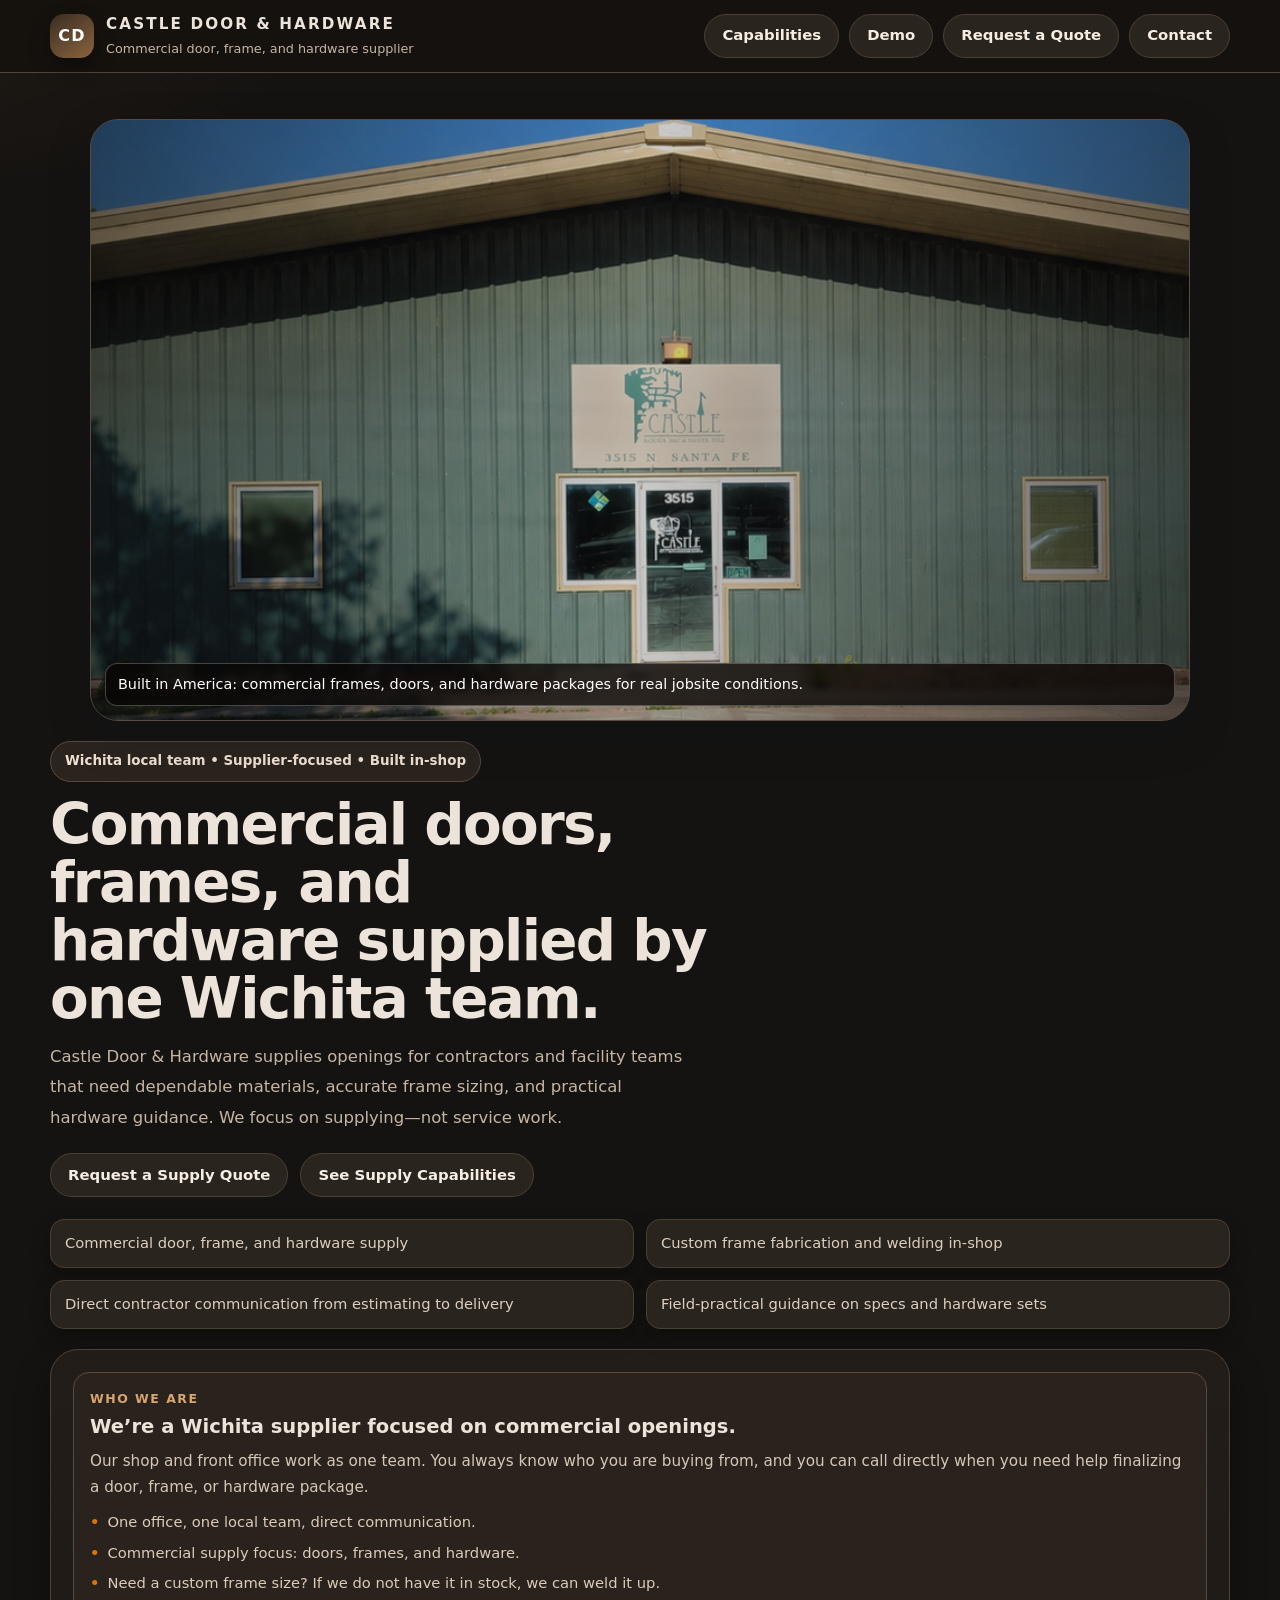
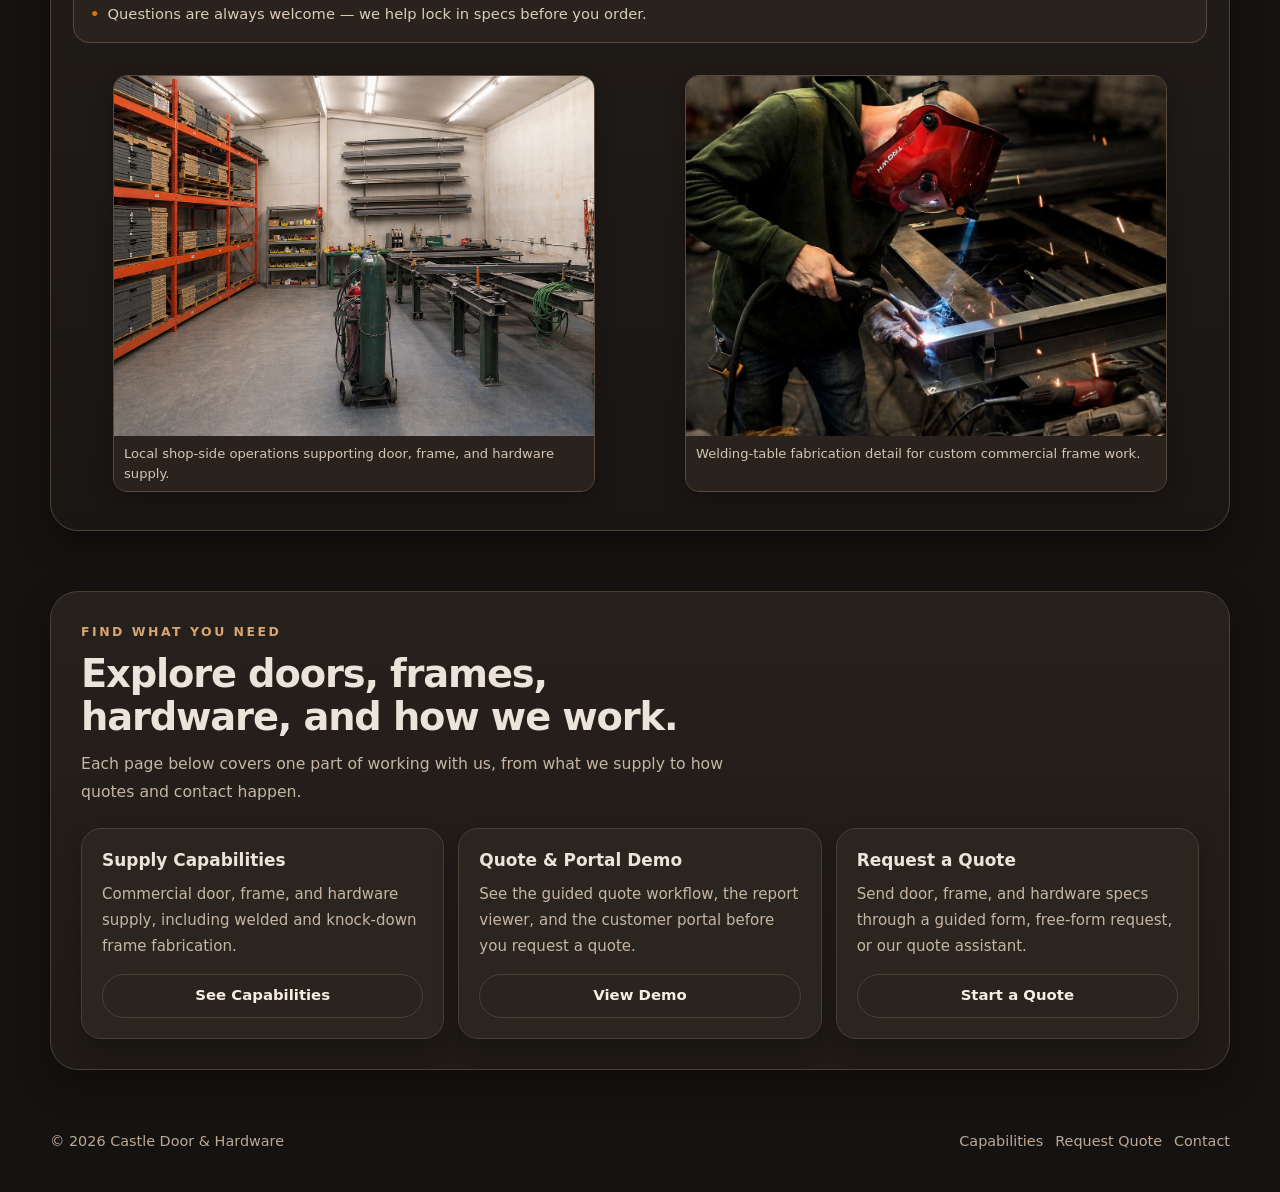
<file: index.html>
<!doctype html>
<html lang="en">
<head>
  <meta charset="utf-8" />
  <meta name="viewport" content="width=device-width, initial-scale=1" />
  <title>Castle Door &amp; Hardware | Commercial Door, Frame, and Hardware Supplier</title>
  <meta name="description" content="Castle Door & Hardware supplies commercial doors, frames, and hardware for contractors and facility teams, including in-shop welding and custom frame fabrication in Wichita and surrounding areas." />
  <link rel="canonical" href="https://castledoorict.com/" />
  <meta property="og:type" content="website" />
  <meta property="og:title" content="Castle Door & Hardware | Commercial Door, Frame, and Hardware Supplier" />
  <meta property="og:description" content="Commercial door, frame, and hardware supply for contractors and facility teams in Wichita, with in-shop welding and custom frame fabrication." />
  <meta property="og:url" content="https://castledoorict.com/" />
  <link rel="stylesheet" href="assets/site.css" />
  <script type="application/ld+json">
  {
    "@context": "https://schema.org",
    "@type": "HardwareStore",
    "name": "Castle Door & Hardware",
    "url": "https://castledoorict.com/",
    "email": "Cameron@castledoorandhardware.com",
    "telephone": "+1-316-832-0300",
    "address": {
      "@type": "PostalAddress",
      "streetAddress": "3515 N Santa Fe",
      "addressLocality": "Wichita",
      "addressRegion": "KS",
      "postalCode": "67219",
      "addressCountry": "US"
    },
    "openingHours": "Mo-Fr 07:30-16:30",
    "areaServed": "Wichita, KS and surrounding area"
  }
  </script>
</head>
<body>
  <header class="site-header">
    <div class="container site-header__inner">
      <a class="brand" href="index.html" aria-label="Castle Door and Hardware home">
        <div class="brand__mark">CD</div>
        <div>
          <div class="brand__name">Castle Door &amp; Hardware</div>
          <div class="brand__sub">Commercial door, frame, and hardware supplier</div>
        </div>
      </a>

      <div class="actions">
        <a class="btn" href="capabilities.html">Capabilities</a>
        <a class="btn" href="demo.html">Demo</a>
        <a class="btn" href="quote.html">Request a Quote</a>
        <a class="btn" href="contact.html">Contact</a>
      </div>
    </div>
  </header>

  <main id="top">
    <section class="hero" id="overview">
      <div class="container">
        <figure class="hero-focus-photo" aria-label="Castle Door welding and frame fabrication in the shop">
          <img src="assets/shop-front1.png" alt="Castle Door shop-front in Wichita" loading="eager" />
          <figcaption class="hero-focus-photo__caption">
            Built in America: commercial frames, doors, and hardware packages for real jobsite conditions.
          </figcaption>
        </figure>
      </div>

      <div class="container hero__grid">
        <div class="hero__left">
          <div class="eyebrow">Wichita local team • Supplier-focused • Built in-shop</div>
          <h1>Commercial doors, frames, and hardware supplied by one Wichita team.</h1>
          <p class="hero__lead">
            Castle Door &amp; Hardware supplies openings for contractors and facility teams that need dependable materials,
            accurate frame sizing, and practical hardware guidance. We focus on supplying—not service work.
          </p>

          <div class="hero__cta">
            <a class="btn" href="quote.html">Request a Supply Quote</a>
            <a class="btn" href="capabilities.html">See Supply Capabilities</a>
          </div>

          <div class="hero__points" aria-label="Platform highlights">
            <div class="point">Commercial door, frame, and hardware supply</div>
            <div class="point">Custom frame fabrication and welding in-shop</div>
            <div class="point">Direct contractor communication from estimating to delivery</div>
            <div class="point">Field-practical guidance on specs and hardware sets</div>
          </div>
        </div>

      </div>

      <div class="container local-proof" aria-label="Local trust and team proof">
        <article class="local-proof__story">
          <div class="section-kicker" style="letter-spacing:.12em;">Who we are</div>
          <h3>We’re a Wichita supplier focused on commercial openings.</h3>
          <p>
            Our shop and front office work as one team. You always know who you are buying from,
            and you can call directly when you need help finalizing a door, frame, or hardware package.
          </p>
          <div class="proof-points" aria-label="Local trust points">
            <div>One office, one local team, direct communication.</div>
            <div>Commercial supply focus: doors, frames, and hardware.</div>
            <div>Need a custom frame size? If we do not have it in stock, we can weld it up.</div>
            <div>Questions are always welcome — we help lock in specs before you order.</div>
          </div>
        </article>

        <div class="local-proof__photos">
          <figure class="trust-photo trust-photo--secondary">
            <img src="assets/Shopside.png" alt="Castle Door shop-side exterior view" loading="lazy" />
            <figcaption>Local shop-side operations supporting door, frame, and hardware supply.</figcaption>
          </figure>
          <figure class="trust-photo trust-photo--secondary">
            <img src="assets/weld1.png" alt="Welding table fabrication work in Castle Door shop" loading="lazy" />
            <figcaption>Welding-table fabrication detail for custom commercial frame work.</figcaption>
          </figure>
        </div>
      </div>
    </section>

    <section class="block" id="explore">
      <div class="container panel">
        <div class="section-kicker">Find what you need</div>
        <h2 class="section-title">Explore doors, frames, hardware, and how we work.</h2>
        <p class="section-copy">
          Each page below covers one part of working with us, from what we supply to how quotes and contact happen.
        </p>

        <div class="cards-3">
          <article class="card">
            <h3>Supply Capabilities</h3>
            <p>Commercial door, frame, and hardware supply, including welded and knock-down frame fabrication.</p>
            <a class="btn" href="capabilities.html">See Capabilities</a>
          </article>

          <article class="card">
            <h3>Quote &amp; Portal Demo</h3>
            <p>See the guided quote workflow, the report viewer, and the customer portal before you request a quote.</p>
            <a class="btn" href="demo.html">View Demo</a>
          </article>

          <article class="card">
            <h3>Request a Quote</h3>
            <p>Send door, frame, and hardware specs through a guided form, free-form request, or our quote assistant.</p>
            <a class="btn" href="quote.html">Start a Quote</a>
          </article>
        </div>
      </div>
    </section>
  </main>

  <footer class="footer container">
    <div>© <span id="year"></span> Castle Door &amp; Hardware</div>
    <div class="footer-links">
      <a href="capabilities.html">Capabilities</a>
      <a href="quote.html">Request Quote</a>
      <a href="contact.html">Contact</a>
    </div>
  </footer>

  <script>
    document.getElementById("year").textContent = new Date().getFullYear();
  </script>
</body>
</html>
</file>
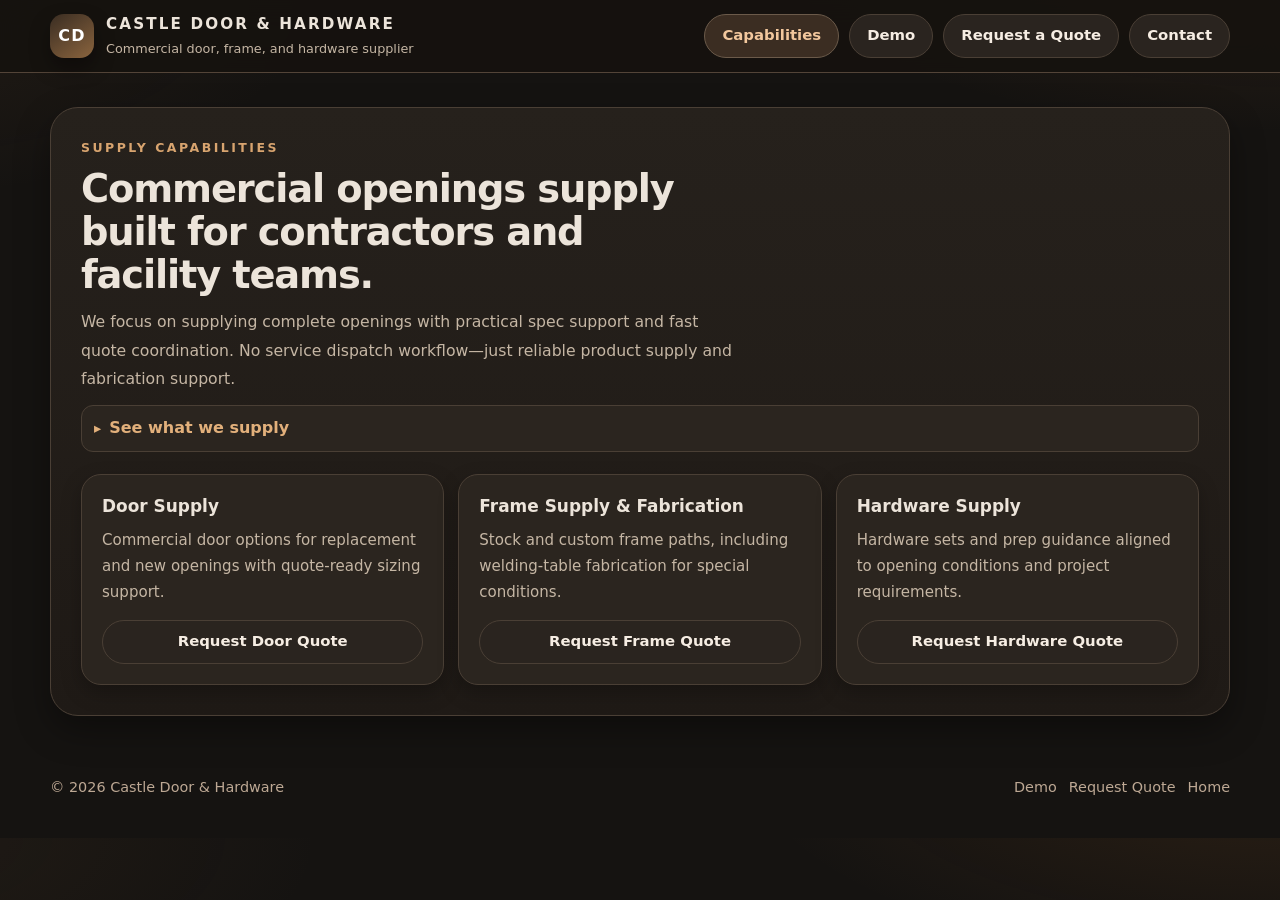
<file: capabilities.html>
<!doctype html>
<html lang="en">
<head>
  <meta charset="utf-8" />
  <meta name="viewport" content="width=device-width, initial-scale=1" />
  <title>Commercial Door, Frame &amp; Hardware Supply Capabilities | Castle Door &amp; Hardware</title>
  <meta name="description" content="Commercial hollow metal and wood door supply, welded and knock-down frame fabrication, and hardware package planning from the Castle Door & Hardware shop in Wichita, KS." />
  <link rel="canonical" href="https://castledoorict.com/capabilities.html" />
  <meta property="og:type" content="website" />
  <meta property="og:title" content="Commercial Door, Frame & Hardware Supply Capabilities | Castle Door & Hardware" />
  <meta property="og:description" content="Commercial hollow metal and wood door supply, welded and knock-down frame fabrication, and hardware package planning in Wichita, KS." />
  <meta property="og:url" content="https://castledoorict.com/capabilities.html" />
  <link rel="stylesheet" href="assets/site.css" />
</head>
<body>
  <header class="site-header">
    <div class="container site-header__inner">
      <a class="brand" href="index.html" aria-label="Castle Door and Hardware home">
        <div class="brand__mark">CD</div>
        <div>
          <div class="brand__name">Castle Door &amp; Hardware</div>
          <div class="brand__sub">Commercial door, frame, and hardware supplier</div>
        </div>
      </a>

      <div class="actions">
        <a class="btn" href="capabilities.html" aria-current="page">Capabilities</a>
        <a class="btn" href="demo.html">Demo</a>
        <a class="btn" href="quote.html">Request a Quote</a>
        <a class="btn" href="contact.html">Contact</a>
      </div>
    </div>
  </header>

  <main>
    <section class="block" id="pathways">
      <div class="container panel">
        <div class="section-kicker">Supply capabilities</div>
        <h2 class="section-title">Commercial openings supply built for contractors and facility teams.</h2>
        <p class="section-copy">
          We focus on supplying complete openings with practical spec support and fast quote coordination.
          No service dispatch workflow—just reliable product supply and fabrication support.
        </p>
        <details class="pathways-details">
          <summary>See what we supply</summary>
          <div class="list" style="margin-top:10px;">
            <div class="list-item">Commercial hollow metal and wood door supply.</div>
            <div class="list-item">Frame options including welded and knock-down configurations.</div>
            <div class="list-item">Hardware package planning with field-practical recommendations.</div>
          </div>
        </details>

        <div class="cards-3">
          <article class="card">
            <h3>Door Supply</h3>
            <p>Commercial door options for replacement and new openings with quote-ready sizing support.</p>
            <a class="btn" href="quote.html">Request Door Quote</a>
          </article>

          <article class="card">
            <h3>Frame Supply &amp; Fabrication</h3>
            <p>Stock and custom frame paths, including welding-table fabrication for special conditions.</p>
            <a class="btn" href="quote.html">Request Frame Quote</a>
          </article>

          <article class="card">
            <h3>Hardware Supply</h3>
            <p>Hardware sets and prep guidance aligned to opening conditions and project requirements.</p>
            <a class="btn" href="quote.html">Request Hardware Quote</a>
          </article>
        </div>
      </div>
    </section>
  </main>

  <footer class="footer container">
    <div>© <span id="year"></span> Castle Door &amp; Hardware</div>
    <div class="footer-links">
      <a href="demo.html">Demo</a>
      <a href="quote.html">Request Quote</a>
      <a href="index.html">Home</a>
    </div>
  </footer>

  <script>
    document.getElementById("year").textContent = new Date().getFullYear();
  </script>
</body>
</html>
</file>
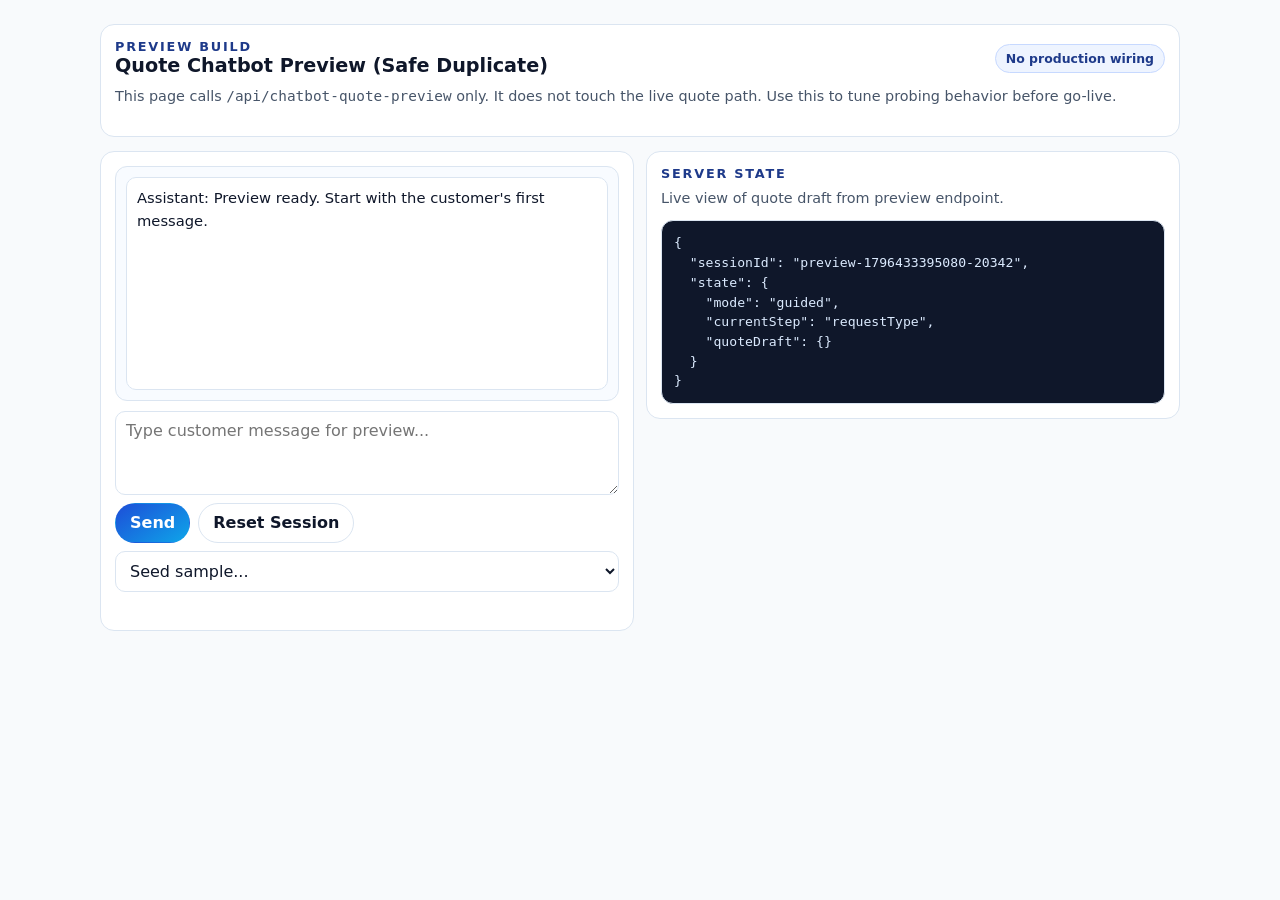
<file: chatbot-preview.html>
<!doctype html>
<html lang="en">
<head>
  <meta charset="utf-8" />
  <meta name="viewport" content="width=device-width, initial-scale=1" />
  <title>Castle Door Chatbot Preview (Non-Production)</title>
  <style>
    :root {
      --bg: #f8fafc;
      --line: #dbe5f1;
      --text: #0f172a;
      --muted: #475569;
      --brand: #1d4ed8;
      --ok: #166534;
      --warn: #92400e;
      --err: #b91c1c;
    }
    * { box-sizing: border-box; }
    body {
      margin: 0;
      font-family: Inter, "Segoe UI", system-ui, -apple-system, sans-serif;
      color: var(--text);
      background: var(--bg);
    }
    .wrap {
      width: min(1080px, calc(100% - 24px));
      margin: 24px auto;
      display: grid;
      gap: 14px;
    }
    .card {
      border: 1px solid var(--line);
      border-radius: 14px;
      background: #fff;
      padding: 14px;
    }
    .head {
      display: flex;
      justify-content: space-between;
      align-items: center;
      gap: 10px;
      flex-wrap: wrap;
    }
    .kicker {
      font-size: .8rem;
      letter-spacing: .14em;
      color: #1e3a8a;
      text-transform: uppercase;
      font-weight: 700;
    }
    .title { font-size: 1.2rem; font-weight: 700; }
    .note { color: var(--muted); font-size: .9rem; line-height: 1.6; }
    .grid {
      display: grid;
      grid-template-columns: 1fr 1fr;
      gap: 12px;
      align-items: start;
    }
    .chat {
      display: grid;
      grid-template-rows: 1fr auto;
      gap: 10px;
      min-height: 480px;
    }
    .log {
      border: 1px solid var(--line);
      border-radius: 12px;
      background: #f8fbff;
      padding: 10px;
      overflow: auto;
      max-height: 520px;
      display: grid;
      gap: 8px;
    }
    .bubble {
      border: 1px solid var(--line);
      border-radius: 10px;
      padding: 9px 10px;
      background: #fff;
      font-size: .92rem;
      line-height: 1.55;
      white-space: pre-wrap;
    }
    .bubble.user {
      border-color: #c7d9ff;
      background: #eef4ff;
    }
    .controls {
      display: grid;
      gap: 8px;
    }
    .row {
      display: flex;
      gap: 8px;
      flex-wrap: wrap;
    }
    input, textarea, button, select {
      font: inherit;
    }
    input, textarea, select {
      width: 100%;
      border: 1px solid var(--line);
      border-radius: 10px;
      padding: 9px 10px;
      background: #fff;
      color: var(--text);
    }
    textarea { min-height: 84px; resize: vertical; }
    button {
      border: 1px solid var(--line);
      border-radius: 999px;
      min-height: 40px;
      padding: 0 14px;
      cursor: pointer;
      background: #fff;
      color: var(--text);
      font-weight: 600;
    }
    .btn-primary {
      border-color: transparent;
      color: #fff;
      background: linear-gradient(145deg, #1d4ed8, #0ea5e9);
    }
    .status {
      font-size: .87rem;
      color: var(--muted);
      min-height: 1.2em;
    }
    .status.ok { color: var(--ok); }
    .status.warn { color: var(--warn); }
    .status.err { color: var(--err); }
    pre {
      margin: 0;
      border: 1px solid var(--line);
      border-radius: 12px;
      background: #0f172a;
      color: #dbeafe;
      padding: 12px;
      overflow: auto;
      max-height: 520px;
      font-size: .82rem;
      line-height: 1.5;
    }
    .pill {
      border: 1px solid #c7d9ff;
      background: #eef4ff;
      color: #1e3a8a;
      border-radius: 999px;
      padding: 6px 10px;
      font-size: .78rem;
      font-weight: 700;
    }
    @media (max-width: 980px) { .grid { grid-template-columns: 1fr; } }
  </style>
</head>
<body>
  <div class="wrap">
    <section class="card">
      <div class="head">
        <div>
          <div class="kicker">Preview build</div>
          <div class="title">Quote Chatbot Preview (Safe Duplicate)</div>
        </div>
        <div class="pill">No production wiring</div>
      </div>
      <p class="note" style="margin-top:8px;">
        This page calls <code>/api/chatbot-quote-preview</code> only. It does not touch the live quote path.
        Use this to tune probing behavior before go-live.
      </p>
    </section>

    <section class="grid">
      <article class="card chat">
        <div id="chatLog" class="log" aria-live="polite"></div>
        <div class="controls">
          <textarea id="userMessage" placeholder="Type customer message for preview..."></textarea>
          <div class="row">
            <button id="sendBtn" class="btn-primary" type="button">Send</button>
            <button id="resetBtn" type="button">Reset Session</button>
            <select id="seedSelect" aria-label="Seed sample transcript">
              <option value="">Seed sample...</option>
              <option value="budget">Budget unsure customer</option>
              <option value="full">Full quote customer</option>
            </select>
          </div>
          <div id="status" class="status"></div>
        </div>
      </article>

      <article class="card">
        <div class="kicker">Server state</div>
        <p class="note" style="margin:6px 0 10px;">Live view of quote draft from preview endpoint.</p>
        <pre id="stateView">{}</pre>
      </article>
    </section>
  </div>

  <script>
    // PREVIEW-ONLY SCRIPT
    // Intentionally isolated from production index page.

    const chatLog = document.getElementById("chatLog");
    const userMessage = document.getElementById("userMessage");
    const sendBtn = document.getElementById("sendBtn");
    const resetBtn = document.getElementById("resetBtn");
    const statusEl = document.getElementById("status");
    const stateView = document.getElementById("stateView");
    const seedSelect = document.getElementById("seedSelect");

    const SESSION_KEY = "chatbot_preview_session_id";
    const STATE_KEY = "chatbot_preview_state";

    let sessionId = localStorage.getItem(SESSION_KEY) || `preview-${Date.now()}-${Math.floor(Math.random() * 99999)}`;
    localStorage.setItem(SESSION_KEY, sessionId);

    let state = safeParse(localStorage.getItem(STATE_KEY), {
      mode: "guided",
      currentStep: "requestType",
      quoteDraft: {},
    });

    addBot("Preview ready. Start with the customer's first message.");
    renderState();

    sendBtn.addEventListener("click", sendTurn);
    userMessage.addEventListener("keydown", (e) => {
      if (e.key === "Enter" && !e.shiftKey) {
        e.preventDefault();
        sendTurn();
      }
    });

    resetBtn.addEventListener("click", () => {
      sessionId = `preview-${Date.now()}-${Math.floor(Math.random() * 99999)}`;
      state = { mode: "guided", currentStep: "requestType", quoteDraft: {} };
      localStorage.setItem(SESSION_KEY, sessionId);
      localStorage.setItem(STATE_KEY, JSON.stringify(state));
      chatLog.innerHTML = "";
      addBot("Session reset. Start a new customer conversation.");
      setStatus("Session reset.", "ok");
      renderState();
    });

    seedSelect.addEventListener("change", () => {
      if (seedSelect.value === "budget") {
        userMessage.value = "Hi, I need a ballpark quote for about 18 to 22 interior classroom doors. I am not sure on handing or hinge locations yet.";
      } else if (seedSelect.value === "full") {
        userMessage.value = "We need a full quote for 12 exterior openings, hollow metal doors and frames, keyed entry hardware, and closers.";
      }
    });

    async function sendTurn() {
      const text = String(userMessage.value || "").trim();
      if (!text) return;

      addUser(text);
      userMessage.value = "";
      setStatus("Sending...", "warn");
      sendBtn.disabled = true;

      try {
        const res = await fetch("/api/chatbot-quote-preview", {
          method: "POST",
          headers: { "content-type": "application/json" },
          body: JSON.stringify({
            sessionId,
            userMessage: text,
            state,
          }),
        });

        const out = await res.json().catch(() => ({}));
        if (!res.ok) {
          const msg = out?.error || "Preview endpoint error";
          addBot(`Error: ${msg}`);
          setStatus(msg, "err");
          return;
        }

        state = {
          mode: "guided",
          currentStep: out.currentStep || "requestType",
          quoteDraft: out.quoteDraft || {},
        };
        localStorage.setItem(STATE_KEY, JSON.stringify(state));

        const assistantMessage = String(out.assistantMessage || "No assistant message returned.");
        addBot(assistantMessage);

        if (out.readyToSubmit) {
          setStatus(out.fallbackMode ? "Ready to submit (deterministic mode)." : "Ready to submit.", "ok");
        } else {
          setStatus(out.fallbackMode ? "Fallback deterministic mode active." : "OpenAI preview mode active.", "warn");
        }

        renderState(out);
      } catch (err) {
        const message = `Network error: ${String(err?.message || err)}`;
        addBot(message);
        setStatus(message, "err");
      } finally {
        sendBtn.disabled = false;
      }
    }

    function renderState(extra) {
      const merged = {
        sessionId,
        state,
        ...(extra && typeof extra === "object" ? { responseMeta: {
          currentStep: extra.currentStep,
          readyToSubmit: extra.readyToSubmit,
          fallbackMode: extra.fallbackMode,
          unknownsToVerify: extra.unknownsToVerify || [],
          assumptionsUsed: extra.assumptionsUsed || [],
        } } : {}),
      };
      stateView.textContent = JSON.stringify(merged, null, 2);
    }

    function addUser(text) {
      const div = document.createElement("div");
      div.className = "bubble user";
      div.textContent = `Customer: ${text}`;
      chatLog.appendChild(div);
      chatLog.scrollTop = chatLog.scrollHeight;
    }

    function addBot(text) {
      const div = document.createElement("div");
      div.className = "bubble";
      div.textContent = `Assistant: ${text}`;
      chatLog.appendChild(div);
      chatLog.scrollTop = chatLog.scrollHeight;
    }

    function setStatus(text, cls) {
      statusEl.textContent = text;
      statusEl.className = `status ${cls || ""}`.trim();
    }

    function safeParse(raw, fallback) {
      try {
        const parsed = JSON.parse(raw || "");
        return parsed && typeof parsed === "object" ? parsed : fallback;
      } catch {
        return fallback;
      }
    }
  </script>
</body>
</html>
</file>
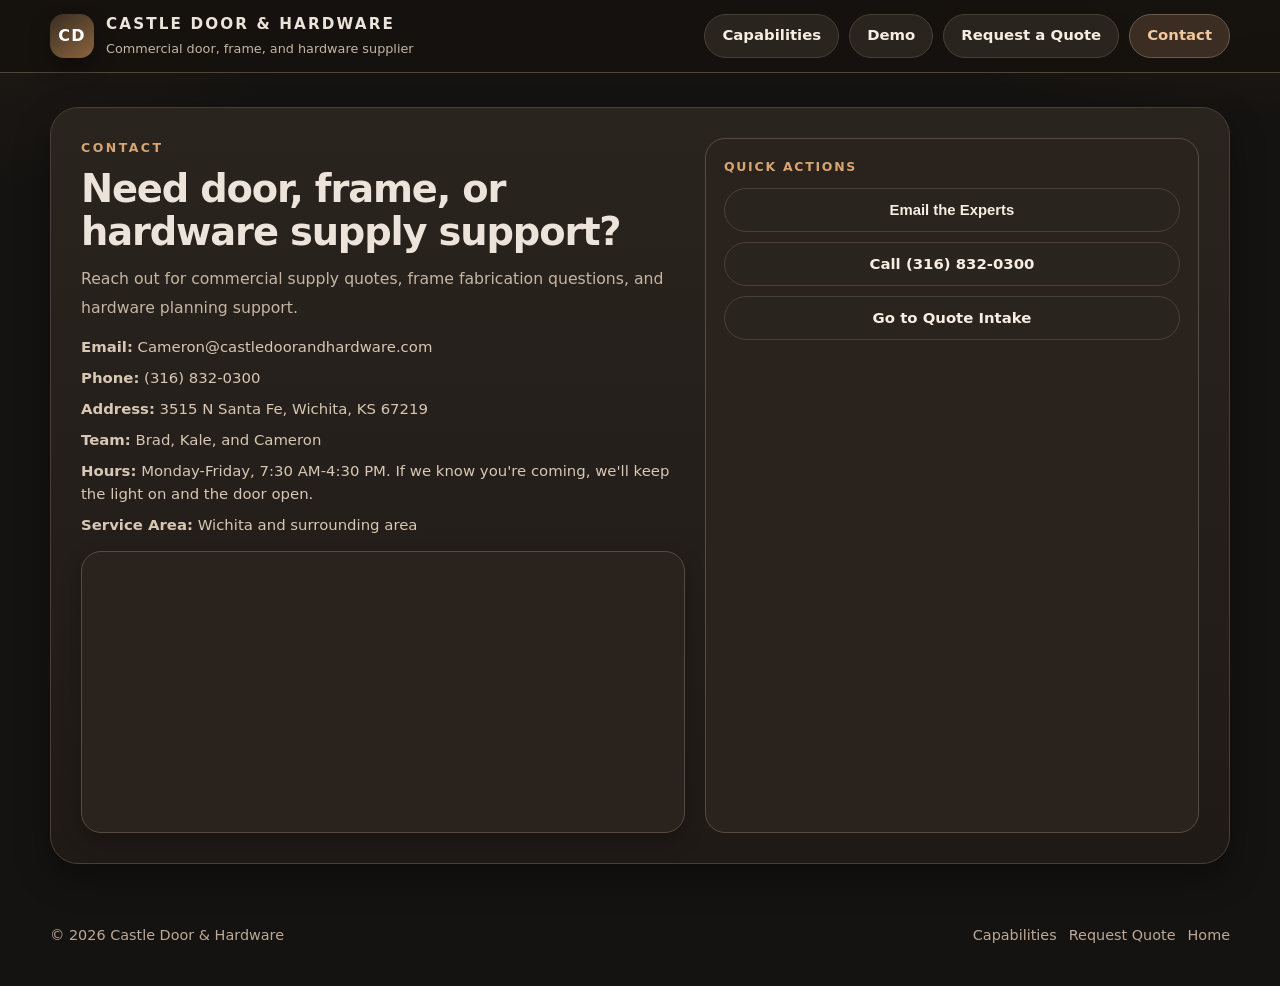
<file: contact.html>
<!doctype html>
<html lang="en">
<head>
  <meta charset="utf-8" />
  <meta name="viewport" content="width=device-width, initial-scale=1" />
  <title>Contact Castle Door &amp; Hardware | Wichita, KS</title>
  <meta name="description" content="Contact Castle Door & Hardware for commercial door, frame, and hardware supply support in Wichita, KS. Call (316) 832-0300 or email the team directly." />
  <link rel="canonical" href="https://castledoorict.com/contact.html" />
  <meta property="og:type" content="website" />
  <meta property="og:title" content="Contact Castle Door & Hardware | Wichita, KS" />
  <meta property="og:description" content="Reach Castle Door & Hardware for commercial supply quotes, frame fabrication questions, and hardware planning support." />
  <meta property="og:url" content="https://castledoorict.com/contact.html" />
  <link rel="stylesheet" href="assets/site.css" />
</head>
<body>
  <header class="site-header">
    <div class="container site-header__inner">
      <a class="brand" href="index.html" aria-label="Castle Door and Hardware home">
        <div class="brand__mark">CD</div>
        <div>
          <div class="brand__name">Castle Door &amp; Hardware</div>
          <div class="brand__sub">Commercial door, frame, and hardware supplier</div>
        </div>
      </a>

      <div class="actions">
        <a class="btn" href="capabilities.html">Capabilities</a>
        <a class="btn" href="demo.html">Demo</a>
        <a class="btn" href="quote.html">Request a Quote</a>
        <a class="btn" href="contact.html" aria-current="page">Contact</a>
      </div>
    </div>
  </header>

  <main>
    <section class="block" id="contact">
      <div class="container panel contact-panel">
        <div class="contact-grid">
          <article>
            <div class="section-kicker">Contact</div>
            <h2 class="section-title">Need door, frame, or hardware supply support?</h2>
            <p class="section-copy" style="max-width:60ch;">
              Reach out for commercial supply quotes, frame fabrication questions, and hardware planning support.
            </p>

            <div class="contact-meta">
              <div><strong>Email:</strong> Cameron@castledoorandhardware.com</div>
              <div><strong>Phone:</strong> (316) 832-0300</div>
              <div><strong>Address:</strong> 3515 N Santa Fe, Wichita, KS 67219</div>
              <div><strong>Team:</strong> Brad, Kale, and Cameron</div>
              <div><strong>Hours:</strong> Monday-Friday, 7:30 AM-4:30 PM. If we know you're coming, we'll keep the light on and the door open.</div>
              <div><strong>Service Area:</strong> Wichita and surrounding area</div>
            </div>

            <div class="map-card">
              <iframe
                title="Castle Door and Hardware location map"
                loading="lazy"
                referrerpolicy="no-referrer-when-downgrade"
                src="https://www.google.com/maps?q=3515+N+Santa+Fe,+Wichita,+KS+67219&output=embed"></iframe>
            </div>
          </article>

          <article class="contact-card">
            <div class="section-kicker" style="letter-spacing:.14em;">Quick actions</div>
            <div class="contact-actions" style="margin-top:12px;">
              <button class="btn" id="openContactModal" type="button">Email the Experts</button>
              <a class="btn" href="tel:+13168320300">Call (316) 832-0300</a>
              <a class="btn" href="quote.html">Go to Quote Intake</a>
            </div>
          </article>
        </div>
      </div>
    </section>
  </main>

  <div id="contactModal" class="modal" aria-hidden="true" role="dialog" aria-modal="true" aria-labelledby="contactModalTitle">
    <div class="modal__card">
      <div class="modal__head">
        <div id="contactModalTitle" class="modal__title">Email the Experts</div>
        <button id="closeContactModal" class="icon-btn" type="button" aria-label="Close contact form">×</button>
      </div>

      <p style="margin: 0 0 12px; color: var(--muted); font-size: .92rem; line-height: 1.7;">
        Send your contact details and message here. We will email you back directly.
      </p>

      <form id="contactModalForm" novalidate>
        <div class="form-grid">
          <div class="field">
            <label for="cRecipient">Who should this go to?</label>
            <select id="cRecipient" name="recipient">
              <option value="cameron">Cameron</option>
              <option value="kale">Kale</option>
            </select>
          </div>
          <div class="field">
            <label for="cName">Name</label>
            <input id="cName" name="name" required />
          </div>
          <div class="field">
            <label for="cEmail">Email</label>
            <input id="cEmail" name="email" type="email" required />
          </div>
          <div class="field">
            <label for="cPhone">Phone</label>
            <input id="cPhone" name="phone" type="tel" />
          </div>
          <div class="field">
            <label for="cCompany">Company</label>
            <input id="cCompany" name="company" />
          </div>
          <div class="field full">
            <label for="cMessage">How can we help?</label>
            <textarea id="cMessage" name="message" required placeholder="Tell us what you need help with..."></textarea>
          </div>
        </div>

        <div style="display:flex; gap:10px; flex-wrap:wrap; margin-top:12px;">
          <button class="btn btn--primary" id="cSubmit" type="submit">Send Message</button>
          <button class="btn" id="cCancel" type="button">Cancel</button>
        </div>
        <div id="cMessageStatus" class="form-message" aria-live="polite"></div>
      </form>
    </div>
  </div>

  <footer class="footer container">
    <div>© <span id="year"></span> Castle Door &amp; Hardware</div>
    <div class="footer-links">
      <a href="capabilities.html">Capabilities</a>
      <a href="quote.html">Request Quote</a>
      <a href="index.html">Home</a>
    </div>
  </footer>

  <script>
    document.getElementById("year").textContent = new Date().getFullYear();

    const openContactModal = document.getElementById("openContactModal");
    const closeContactModal = document.getElementById("closeContactModal");
    const contactModal = document.getElementById("contactModal");
    const contactModalForm = document.getElementById("contactModalForm");
    const cSubmit = document.getElementById("cSubmit");
    const cCancel = document.getElementById("cCancel");
    const cMessageStatus = document.getElementById("cMessageStatus");

    function setModalOpen(open) {
      if (!contactModal) return;
      contactModal.setAttribute("aria-hidden", open ? "false" : "true");
      if (open) {
        const firstInput = document.getElementById("cName");
        if (firstInput) firstInput.focus();
      } else if (openContactModal) {
        openContactModal.focus();
      }
    }

    if (openContactModal) {
      openContactModal.addEventListener("click", () => setModalOpen(true));
    }
    if (closeContactModal) {
      closeContactModal.addEventListener("click", () => setModalOpen(false));
    }
    if (cCancel) {
      cCancel.addEventListener("click", () => setModalOpen(false));
    }
    if (contactModal) {
      contactModal.addEventListener("click", (e) => {
        if (e.target === contactModal) setModalOpen(false);
      });
    }
    document.addEventListener("keydown", (e) => {
      if (e.key === "Escape" && contactModal?.getAttribute("aria-hidden") === "false") {
        setModalOpen(false);
      }
    });

    if (contactModalForm) {
      contactModalForm.addEventListener("submit", async (e) => {
        e.preventDefault();
        if (!cMessageStatus || !cSubmit) return;

        cMessageStatus.textContent = "";
        cMessageStatus.className = "form-message";

        const fd = new FormData(contactModalForm);
        const payload = {
          recipient: String(fd.get("recipient") || "").trim(),
          name: String(fd.get("name") || "").trim(),
          email: String(fd.get("email") || "").trim(),
          phone: String(fd.get("phone") || "").trim(),
          company: String(fd.get("company") || "").trim(),
          message: String(fd.get("message") || "").trim(),
        };

        if (!payload.name || !payload.email || !payload.message) {
          cMessageStatus.textContent = "Name, email, and message are required.";
          cMessageStatus.classList.add("err");
          return;
        }

        cSubmit.disabled = true;
        cSubmit.textContent = "Sending...";

        try {
          const res = await fetch("/api/contact-request", {
            method: "POST",
            headers: { "content-type": "application/json" },
            body: JSON.stringify(payload),
          });

          const out = await res.json().catch(() => ({}));
          if (!res.ok) {
            cMessageStatus.textContent = out.error || "Unable to send message right now.";
            cMessageStatus.classList.add("err");
            return;
          }

          cMessageStatus.textContent = "Message sent. We will reply to your email shortly.";
          cMessageStatus.classList.add("ok");
          contactModalForm.reset();
          setTimeout(() => setModalOpen(false), 700);
        } catch {
          cMessageStatus.textContent = "Network error while sending message.";
          cMessageStatus.classList.add("err");
        } finally {
          cSubmit.disabled = false;
          cSubmit.textContent = "Send Message";
        }
      });
    }
  </script>
</body>
</html>
</file>
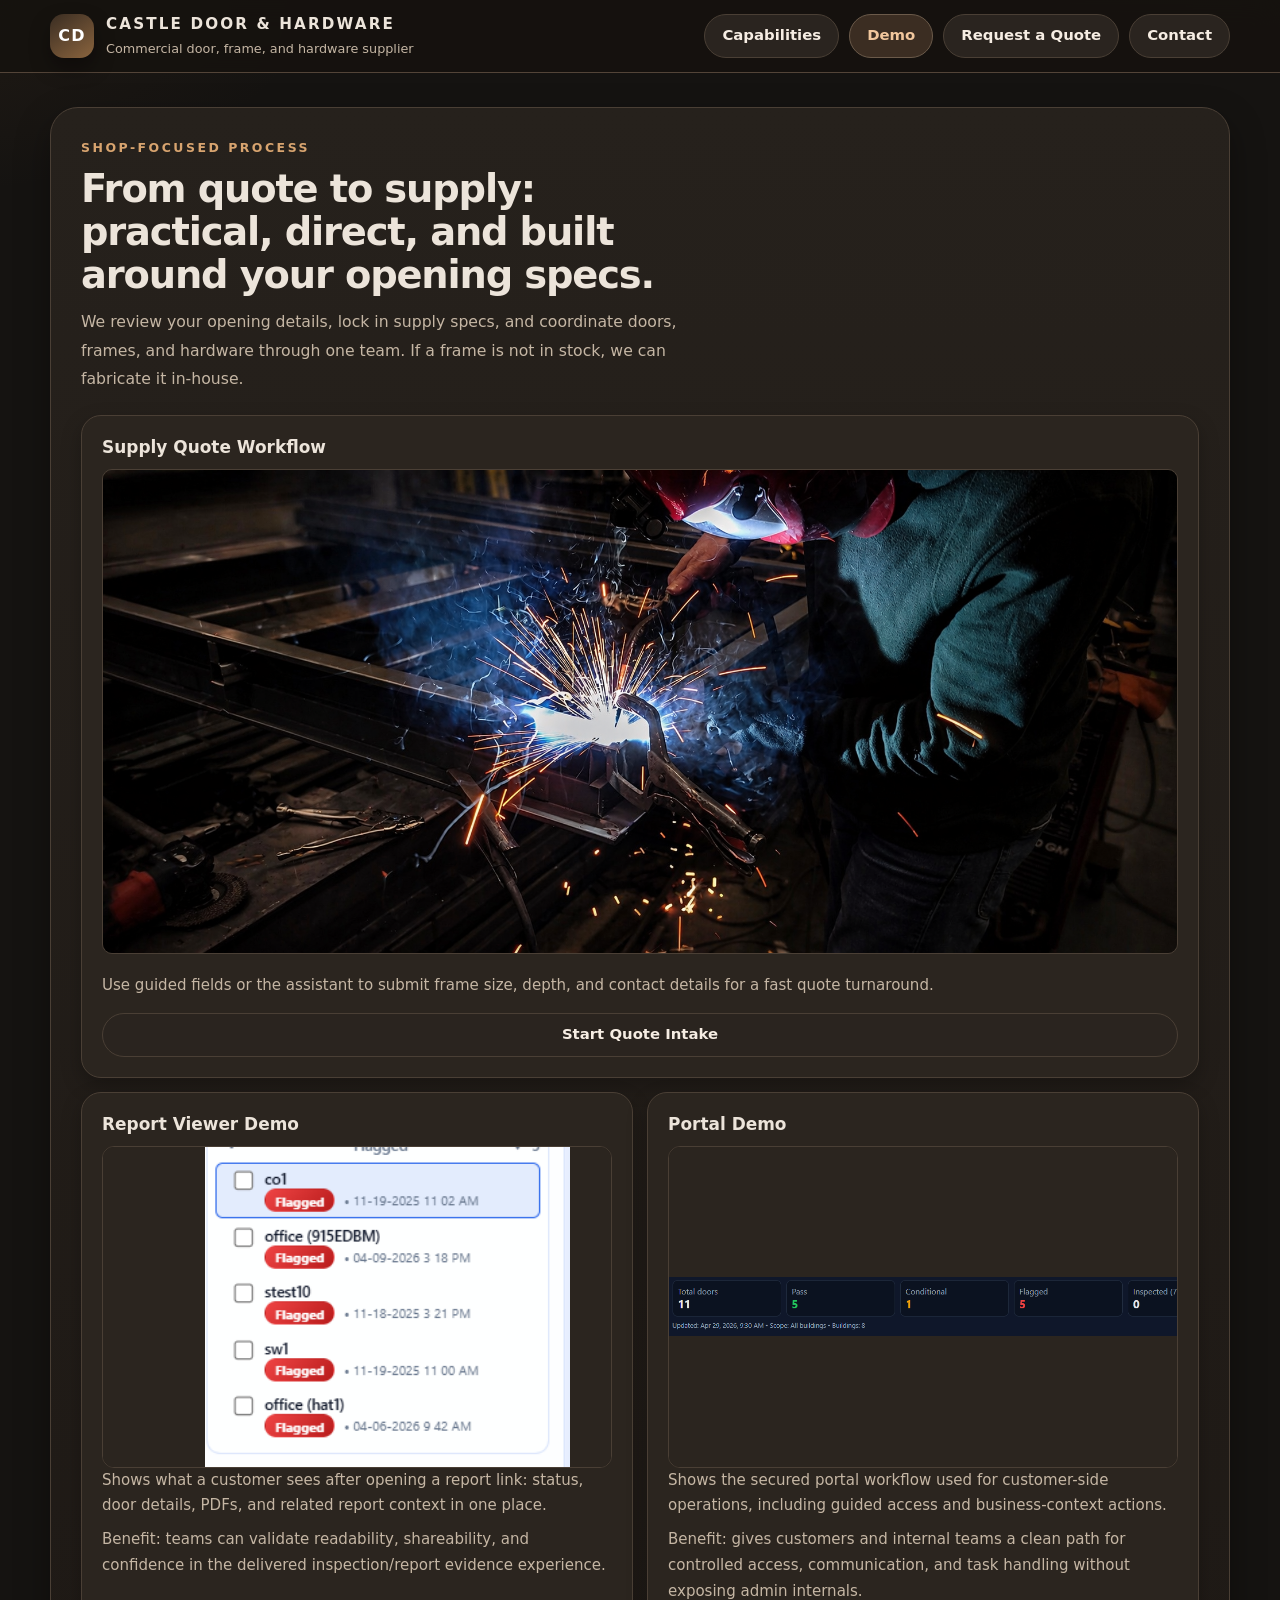
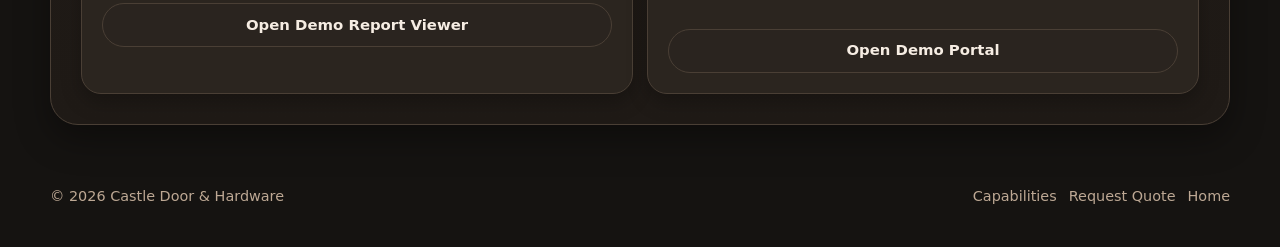
<file: demo.html>
<!doctype html>
<html lang="en">
<head>
  <meta charset="utf-8" />
  <meta name="viewport" content="width=device-width, initial-scale=1" />
  <title>Quote Workflow, Report Viewer &amp; Portal Demo | Castle Door &amp; Hardware</title>
  <meta name="description" content="See how Castle Door & Hardware's guided quote intake, report viewer, and customer portal work before you request a commercial door, frame, or hardware quote." />
  <link rel="canonical" href="https://castledoorict.com/demo.html" />
  <meta property="og:type" content="website" />
  <meta property="og:title" content="Quote Workflow, Report Viewer & Portal Demo | Castle Door & Hardware" />
  <meta property="og:description" content="See the guided quote intake, report viewer, and customer portal used by Castle Door & Hardware." />
  <meta property="og:url" content="https://castledoorict.com/demo.html" />
  <link rel="stylesheet" href="assets/site.css" />
</head>
<body>
  <header class="site-header">
    <div class="container site-header__inner">
      <a class="brand" href="index.html" aria-label="Castle Door and Hardware home">
        <div class="brand__mark">CD</div>
        <div>
          <div class="brand__name">Castle Door &amp; Hardware</div>
          <div class="brand__sub">Commercial door, frame, and hardware supplier</div>
        </div>
      </a>

      <div class="actions">
        <a class="btn" href="capabilities.html">Capabilities</a>
        <a class="btn" href="demo.html" aria-current="page">Demo</a>
        <a class="btn" href="quote.html">Request a Quote</a>
        <a class="btn" href="contact.html">Contact</a>
      </div>
    </div>
  </header>

  <main>
    <section class="block" id="demo">
      <div class="container panel">
        <div class="section-kicker">Shop-focused process</div>
        <h2 class="section-title">From quote to supply: practical, direct, and built around your opening specs.</h2>
        <p class="section-copy">
          We review your opening details, lock in supply specs, and coordinate doors, frames, and hardware through one team.
          If a frame is not in stock, we can fabricate it in-house.
        </p>

        <div class="cards-3" style="grid-template-columns: repeat(2, minmax(0, 1fr));">
          <article class="card" style="grid-column: 1 / -1;">
            <h3>Supply Quote Workflow</h3>
            <p style="margin-bottom:10px;"><img src="assets/weld2.png" alt="Shop welding and frame prep work" loading="lazy" style="width:100%; border-radius:10px; border:1px solid var(--line);" /></p>
            <p>Use guided fields or the assistant to submit frame size, depth, and contact details for a fast quote turnaround.</p>
            <a class="btn" href="quote.html">Start Quote Intake</a>
          </article>

          <article class="card">
            <h3>Report Viewer Demo</h3>
            <div
              class="demo-slider"
              data-slider
              data-autoplay="true"
              data-interval="4200"
              data-images='[{"src":"assets/report1.png","alt":"Report Viewer demo screenshot 1"},{"src":"assets/report2.png","alt":"Report Viewer demo screenshot 2"},{"src":"assets/report3.png","alt":"Report Viewer demo screenshot 3"}]'>
              <div class="demo-slider__viewport">
                <img src="assets/report1.png" alt="Report Viewer demo screenshot 1" loading="lazy" />
              </div>
            </div>
            <p style="margin:0 0 8px; color:var(--muted);">Shows what a customer sees after opening a report link: status, door details, PDFs, and related report context in one place.</p>
            <p style="margin:0; color:var(--muted);">Benefit: teams can validate readability, shareability, and confidence in the delivered inspection/report evidence experience.</p>
            <div style="margin-top:10px;"><a class="btn" href="https://r.castledoorict.com/reports/p0bwkg/09in5f/co1?scope=all">Open Demo Report Viewer</a></div>
          </article>

          <article class="card">
            <h3>Portal Demo</h3>
            <div
              class="demo-slider"
              data-slider
              data-autoplay="true"
              data-interval="4600"
              data-images='[{"src":"assets/Portal1.png","alt":"Portal demo screenshot 1"},{"src":"assets/Portal2.png","alt":"Portal demo screenshot 2"},{"src":"assets/Portal3.png","alt":"Portal demo screenshot 3"}]'>
              <div class="demo-slider__viewport">
                <img src="assets/Portal1.png" alt="Portal demo screenshot 1" loading="lazy" />
              </div>
            </div>
            <p style="margin:0 0 8px; color:var(--muted);">Shows the secured portal workflow used for customer-side operations, including guided access and business-context actions.</p>
            <p style="margin:0; color:var(--muted);">Benefit: gives customers and internal teams a clean path for controlled access, communication, and task handling without exposing admin internals.</p>
            <div style="margin-top:10px;"><a class="btn" href="https://castledoorict.com/portal?biz=p0bwkg">Open Demo Portal</a></div>
          </article>
        </div>
      </div>
    </section>
  </main>

  <footer class="footer container">
    <div>© <span id="year"></span> Castle Door &amp; Hardware</div>
    <div class="footer-links">
      <a href="capabilities.html">Capabilities</a>
      <a href="quote.html">Request Quote</a>
      <a href="index.html">Home</a>
    </div>
  </footer>

  <script>
    document.getElementById("year").textContent = new Date().getFullYear();

    function safeParse(raw, fallback) {
      try {
        const p = JSON.parse(raw || "");
        return p && typeof p === "object" ? p : fallback;
      } catch {
        return fallback;
      }
    }

    function initDemoSliders() {
      const sliders = Array.from(document.querySelectorAll("[data-slider]"));
      sliders.forEach((root) => {
        const viewportImg = root.querySelector(".demo-slider__viewport img");
        if (!viewportImg) return;

        const raw = root.getAttribute("data-images") || "[]";
        const images = safeParse(raw, []).filter((x) => x && x.src);
        if (!images.length) return;

        let index = 0;
        let timer = null;
        const autoplay = String(root.getAttribute("data-autoplay") || "true") !== "false";
        const interval = Math.max(2000, Number(root.getAttribute("data-interval") || 4500));

        function render() {
          const active = images[index] || images[0];
          viewportImg.src = active.src;
          viewportImg.alt = active.alt || "Demo screenshot";
        }

        function go(nextIndex) {
          index = (nextIndex + images.length) % images.length;
          render();
        }

        function stop() {
          if (!timer) return;
          clearInterval(timer);
          timer = null;
        }

        function start() {
          if (!autoplay || images.length < 2) return;
          stop();
          timer = setInterval(() => go(index + 1), interval);
        }

        root.addEventListener("mouseenter", stop);
        root.addEventListener("mouseleave", start);
        root.addEventListener("focusin", stop);
        root.addEventListener("focusout", start);

        render();
        start();
      });
    }

    initDemoSliders();
  </script>
</body>
</html>
</file>
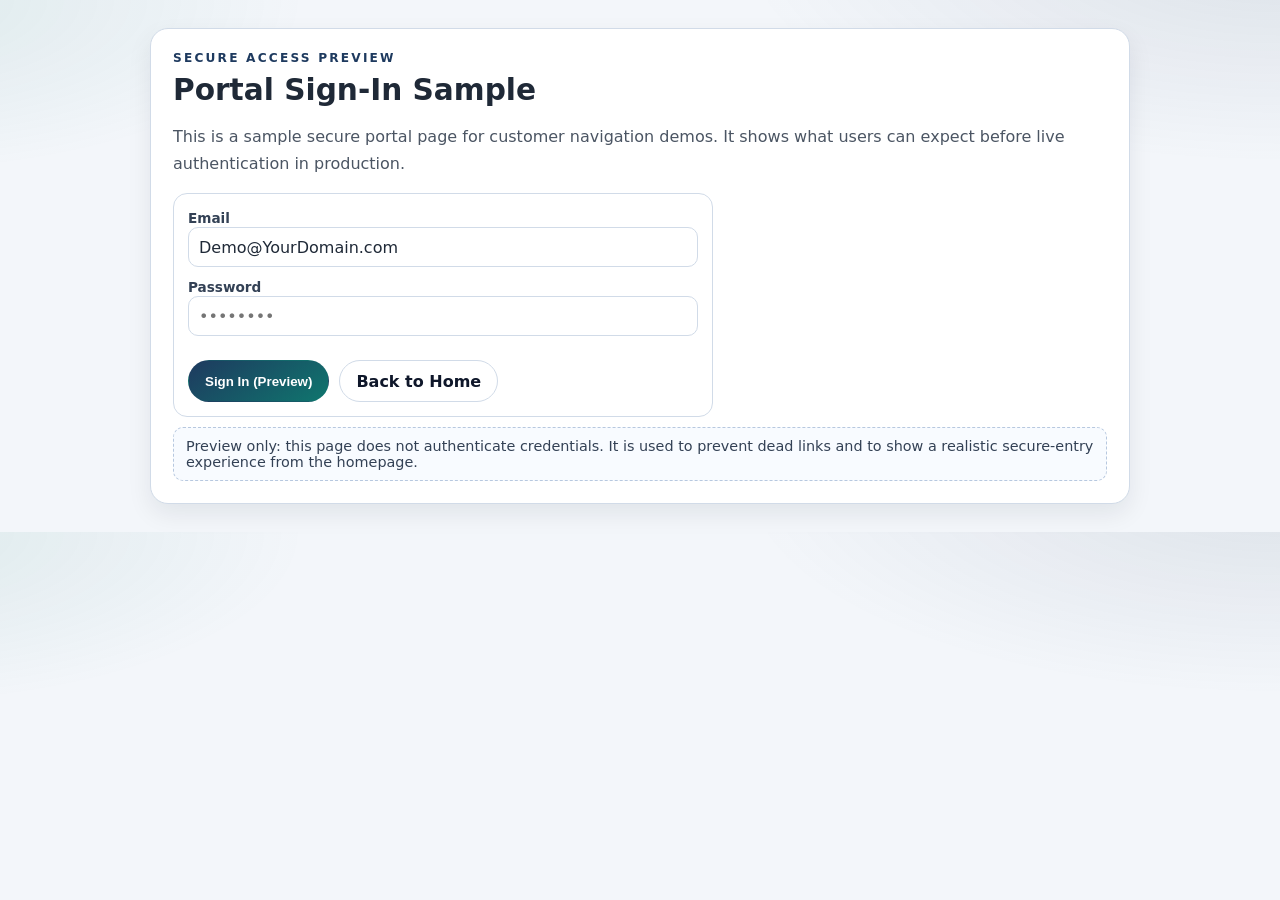
<file: portal-sample.html>
<!doctype html>
<html lang="en">
<head>
  <meta charset="utf-8" />
  <meta name="viewport" content="width=device-width, initial-scale=1" />
  <title>Secure Portal Preview | Castle Door &amp; Hardware</title>
  <style>
    :root {
      --bg: #f3f6fa;
      --surface: #ffffff;
      --text: #1f2937;
      --muted: #4b5563;
      --line: #d1dbe8;
      --brand: #1e3a5f;
      --brand-strong: #162c49;
      --accent: #0f766e;
    }
    * { box-sizing: border-box; }
    body {
      margin: 0;
      font-family: Inter, "Segoe UI", system-ui, -apple-system, sans-serif;
      color: var(--text);
      background:
        radial-gradient(900px 360px at 100% -10%, rgba(30, 58, 95, 0.11), transparent 60%),
        radial-gradient(700px 280px at -10% 0%, rgba(15, 118, 110, 0.1), transparent 62%),
        var(--bg);
    }
    .wrap { width: min(980px, calc(100% - 28px)); margin: 28px auto; }
    .panel {
      border: 1px solid var(--line);
      border-radius: 18px;
      background: var(--surface);
      padding: 22px;
      box-shadow: 0 10px 24px rgba(15, 23, 42, 0.08);
    }
    .kicker { font-size: .76rem; letter-spacing: .18em; text-transform: uppercase; color: var(--brand); font-weight: 700; }
    h1 { margin: 8px 0 0; font-size: 1.85rem; }
    .muted { color: var(--muted); line-height: 1.7; }
    .login-box {
      margin-top: 16px;
      border: 1px solid var(--line);
      border-radius: 14px;
      background: #fff;
      padding: 14px;
      display: grid;
      gap: 10px;
      max-width: 540px;
    }
    label { font-size: .85rem; color: #334155; font-weight: 600; }
    input {
      width: 100%;
      border: 1px solid var(--line);
      border-radius: 10px;
      min-height: 40px;
      padding: 0 10px;
      font: inherit;
      color: var(--text);
    }
    .actions { margin-top: 14px; display: flex; gap: 10px; flex-wrap: wrap; }
    .btn {
      display: inline-flex;
      align-items: center;
      justify-content: center;
      min-height: 42px;
      padding: 0 16px;
      border-radius: 999px;
      border: 1px solid var(--line);
      background: #fff;
      color: #0f172a;
      text-decoration: none;
      font-weight: 650;
      cursor: pointer;
    }
    .btn.primary {
      border-color: transparent;
      color: #fff;
      background: linear-gradient(145deg, var(--brand), var(--accent));
    }
    .note {
      margin-top: 10px;
      padding: 10px 12px;
      border-radius: 10px;
      border: 1px dashed #b7c8df;
      color: #334155;
      background: #f8fbff;
      font-size: .9rem;
    }
  </style>
</head>
<body>
  <main class="wrap">
    <section class="panel">
      <div class="kicker">Secure access preview</div>
      <h1>Portal Sign-In Sample</h1>
      <p class="muted">
        This is a sample secure portal page for customer navigation demos. It shows what users can expect
        before live authentication in production.
      </p>

      <form class="login-box" aria-label="Sample portal sign in" onsubmit="return false;">
        <div>
          <label for="sampleEmail">Email</label>
          <input id="sampleEmail" type="email" value="Demo@YourDomain.com" placeholder="name@company.com" />
        </div>
        <div>
          <label for="samplePassword">Password</label>
          <input id="samplePassword" type="password" placeholder="••••••••" />
        </div>
        <div class="actions">
          <button class="btn primary" type="submit">Sign In (Preview)</button>
          <a class="btn" href="/index.html">Back to Home</a>
        </div>
      </form>

      <div class="note">
        Preview only: this page does not authenticate credentials. It is used to prevent dead links and to show
        a realistic secure-entry experience from the homepage.
      </div>
    </section>
  </main>
</body>
</html>
</file>
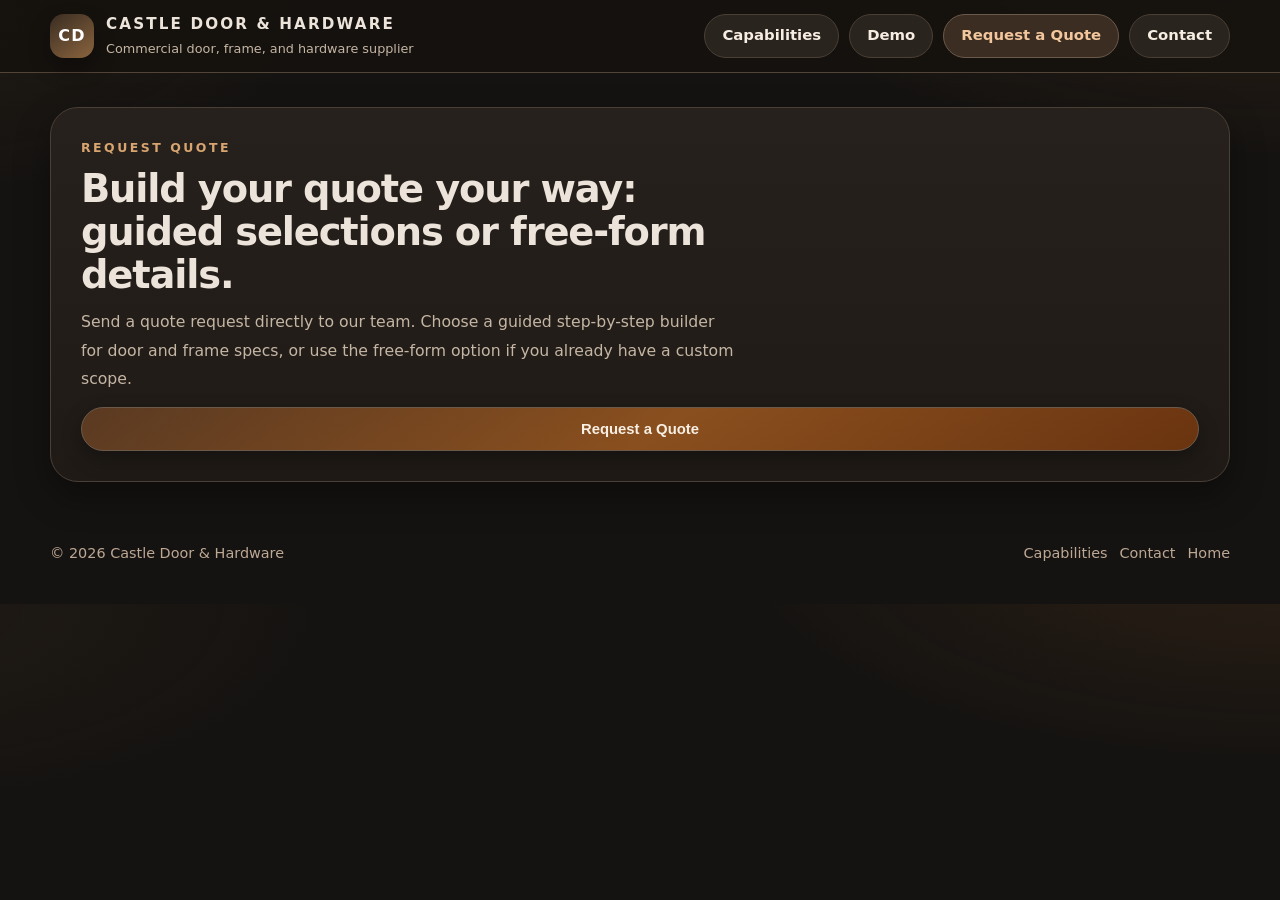
<file: quote.html>
<!doctype html>
<html lang="en">
<head>
  <meta charset="utf-8" />
  <meta name="viewport" content="width=device-width, initial-scale=1" />
  <title>Request a Commercial Door, Frame &amp; Hardware Quote | Castle Door &amp; Hardware</title>
  <meta name="description" content="Request a commercial door, frame, or hardware quote from Castle Door & Hardware in Wichita, KS. Use a guided builder, a free-form request, or our quote assistant." />
  <link rel="canonical" href="https://castledoorict.com/quote.html" />
  <meta property="og:type" content="website" />
  <meta property="og:title" content="Request a Commercial Door, Frame & Hardware Quote | Castle Door & Hardware" />
  <meta property="og:description" content="Guided builder, free-form request, or quote assistant — request a commercial door, frame, or hardware quote from Castle Door & Hardware." />
  <meta property="og:url" content="https://castledoorict.com/quote.html" />
  <link rel="stylesheet" href="assets/site.css" />
</head>
<body>
  <header class="site-header">
    <div class="container site-header__inner">
      <a class="brand" href="index.html" aria-label="Castle Door and Hardware home">
        <div class="brand__mark">CD</div>
        <div>
          <div class="brand__name">Castle Door &amp; Hardware</div>
          <div class="brand__sub">Commercial door, frame, and hardware supplier</div>
        </div>
      </a>

      <div class="actions">
        <a class="btn" href="capabilities.html">Capabilities</a>
        <a class="btn" href="demo.html">Demo</a>
        <a class="btn" href="quote.html" aria-current="page">Request a Quote</a>
        <a class="btn" href="contact.html">Contact</a>
      </div>
    </div>
  </header>

  <main>
    <section class="block" id="quote">
      <div class="container panel">
        <div class="section-kicker">Request Quote</div>
        <h2 class="section-title">Build your quote your way: guided selections or free-form details.</h2>
        <p class="section-copy">
          Send a quote request directly to our team. Choose a guided step-by-step builder for door and frame specs,
          or use the free-form option if you already have a custom scope.
        </p>

        <div class="quote-entry" id="quoteEntry">
          <button class="btn btn--primary" id="quoteStartBtn" type="button">Request a Quote</button>
          <div class="quote-options hidden" id="quoteEntryOptions" aria-label="Quote request options">
            <button class="quote-option" type="button" data-quote-experience="freeform">
              <strong>1) I know what I want</strong><br/>
              Free-form request. You type your scope and send.
            </button>
            <button class="quote-option" type="button" data-quote-experience="guided">
              <strong>2) I kinda know what I want</strong><br/>
              Guided form with practical questions and drop-downs.
            </button>
            <button class="quote-option" type="button" data-quote-experience="assistant">
              <strong>3) Try our AI assistant</strong><br/>
              Chat assistant helps you discover what you need.
            </button>
          </div>
        </div>

        <div class="quote-grid hidden" id="quoteBodyWrap">
          <form id="quoteForm" class="quote-form" novalidate>
            <div class="chatbot-box hidden" id="chatbotBox" aria-label="Quote assistant chatbot">
              <div class="section-kicker" style="letter-spacing:.12em;">Assistant (BETA)</div>
              <div class="chatbot-note">
                Not sure what you need? Use this assistant and then submit directly from chat.
              </div>
              <div id="chatbotLog" class="chatbot-log" aria-live="polite"></div>
              <textarea id="chatbotInput" placeholder="Type your project details or answer the assistant question..."></textarea>
              <div class="chatbot-actions">
                <button class="btn" id="chatbotSend" type="button">Send to Assistant</button>
                <button class="btn btn--primary" id="chatbotSubmit" type="button" disabled>Submit Assistant Quote</button>
              </div>
              <div id="chatbotStatus" class="form-message" aria-live="polite"></div>
            </div>

            <div class="quote-form__modes" id="quoteModePills" role="radiogroup" aria-label="Quote request type">
              <label class="mode-pill">
                <input type="radio" name="quoteMode" value="guided" checked />
                <span>Guided build (door/frame selections)</span>
              </label>
              <label class="mode-pill">
                <input type="radio" name="quoteMode" value="custom" />
                <span>Free-form custom request</span>
              </label>
            </div>

            <div class="form-grid" id="manualContactFields">
              <div class="field">
                <label for="qName">Name</label>
                <input id="qName" name="name" required />
              </div>
              <div class="field">
                <label for="qEmail">Email</label>
                <input id="qEmail" name="email" type="email" required />
              </div>
              <div class="field">
                <label for="qPhone">Phone</label>
                <input id="qPhone" name="phone" type="tel" />
              </div>
              <div class="field">
                <label for="qCompany">Company</label>
                <input id="qCompany" name="company" />
              </div>
            </div>

            <div id="guidedFields" class="form-grid" style="margin-top:10px;">
              <div class="field">
                <label for="qFrameWidth">Frame width (inches)</label>
                <input id="qFrameWidth" name="frameWidthIn" type="number" min="18" max="144" step="0.125" placeholder="e.g. 36" />
              </div>
              <div class="field">
                <label for="qFrameHeight">Frame height (inches)</label>
                <input id="qFrameHeight" name="frameHeightIn" type="number" min="48" max="120" step="0.125" placeholder="e.g. 84" />
              </div>
              <div class="field">
                <label for="qDoorType">Door type</label>
                <select id="qDoorType" name="doorType">
                  <option value="">Select...</option>
                  <option>Hollow metal</option>
                  <option>Wood</option>
                </select>
              </div>
              <div class="field hidden" id="woodSpeciesField">
                <label for="qWoodSpecies">Wood species</label>
                <select id="qWoodSpecies" name="woodSpecies">
                  <option value="">Select...</option>
                  <option>Birch</option>
                  <option>Maple</option>
                  <option>Oak</option>
                </select>
              </div>
              <div class="field">
                <label for="qFrameType">Frame type (optional)</label>
                <select id="qFrameType" name="frameType">
                  <option value="">Select...</option>
                  <option>Welded frame</option>
                  <option>Knock-down frame</option>
                  <option>Existing frame reuse</option>
                </select>
              </div>
              <div class="field">
                <label for="qFrameDepth">Frame depth</label>
                <select id="qFrameDepth" name="frameDepth">
                  <option value="">Select...</option>
                  <option>5-3/4</option>
                  <option>8-1/4</option>
                  <option>Other</option>
                  <option>Unknown</option>
                </select>
              </div>
              <div class="field">
                <label for="qFireRated">Fire rated</label>
                <label class="check-row check-row--tight" for="qFireRated" aria-label="Fire rated opening">
                  <input id="qFireRated" name="fireRated" type="checkbox" />
                  Fire-rated opening
                </label>
              </div>
              <div class="field hidden" id="wallTypeField">
                <label for="qWallType">Wall type / opening details</label>
                <input id="qWallType" name="wallTypeDetails" placeholder="e.g. Metal stud, 5/8 sheetrock both sides" />
              </div>
              <div class="field">
                <label for="qTimeline">Target timeline</label>
                <input id="qTimeline" name="timeline" placeholder="e.g. Need installed in 4-6 weeks" />
              </div>
              <div class="field full">
                <label for="qGuidedNotes">Project notes</label>
                <textarea id="qGuidedNotes" name="guidedNotes" placeholder="Opening details, site notes, priorities..."></textarea>
              </div>
            </div>

            <div class="vision-wrap" id="visionKitWrap">
              <div class="vision-kicker">Vision kit reference</div>
              <label class="check-row" for="qNeedsVisionKit">
                <input id="qNeedsVisionKit" name="needsVisionKitReference" type="checkbox" />
                <span>Show vision kit style chart (A-H)</span>
              </label>
              <div class="vision-image hidden" id="visionReferenceImage">
                <img
                  src="assets/vision-kit-reference.png"
                  alt="Vision kit reference chart with options A through H"
                />
              </div>
              <div class="vision-note">Check the box to open the standard vision kit chart image.</div>
            </div>

            <div id="customFields" class="form-grid" style="display:none; margin-top:10px;">
              <div class="field full">
                <label for="qCustomScope">Describe your quote request</label>
                <textarea id="qCustomScope" name="customScope" placeholder="Type your scope, counts, materials, and timing."></textarea>
              </div>
            </div>

            <input id="qQuoteRep" name="quoteRep" type="hidden" value="cameron" />

            <div id="qManualSubmitRow" style="display:flex; gap:10px; flex-wrap:wrap; margin-top:12px;">
              <button class="btn btn--primary" id="qSubmit" type="submit">Send Quote Request</button>
            </div>
            <div id="qMessage" class="form-message" aria-live="polite"></div>
          </form>

          <aside class="quote-panel hidden" id="quoteInfoPanel" aria-label="Quote request help">
            <div class="section-kicker" style="letter-spacing:.14em;">What to include</div>
            <h3 style="margin-top:8px; font-size:1.1rem;">Live quote intake details.</h3>
            <ul class="quote-data-list" id="quoteDataList" aria-live="polite"></ul>
            <div class="quote-data-summary" id="quoteDataSummary" aria-live="polite"></div>
            <p style="margin-top:12px; color:var(--muted); font-size:.92rem; line-height:1.7;">
              Quote emails are sent through secure email delivery with Resend and routed straight to your sales inbox.
            </p>
          </aside>
        </div>
      </div>
    </section>
  </main>

  <footer class="footer container">
    <div>© <span id="year"></span> Castle Door &amp; Hardware</div>
    <div class="footer-links">
      <a href="capabilities.html">Capabilities</a>
      <a href="contact.html">Contact</a>
      <a href="index.html">Home</a>
    </div>
  </footer>

  <script>
    document.getElementById("year").textContent = new Date().getFullYear();

    const quoteForm = document.getElementById("quoteForm");
    const guidedFields = document.getElementById("guidedFields");
    const customFields = document.getElementById("customFields");
    const qMessage = document.getElementById("qMessage");
    const qSubmit = document.getElementById("qSubmit");
    const qDoorType = document.getElementById("qDoorType");
    const qWoodSpecies = document.getElementById("qWoodSpecies");
    const woodSpeciesField = document.getElementById("woodSpeciesField");
    const qFrameDepth = document.getElementById("qFrameDepth");
    const qWallType = document.getElementById("qWallType");
    const wallTypeField = document.getElementById("wallTypeField");
    const qNeedsVisionKit = document.getElementById("qNeedsVisionKit");
    const visionReferenceImage = document.getElementById("visionReferenceImage");
    const visionReferenceImgEl = document.querySelector("#visionReferenceImage img");
    const qQuoteRep = document.getElementById("qQuoteRep");
    const quoteStartBtn = document.getElementById("quoteStartBtn");
    const quoteEntryOptions = document.getElementById("quoteEntryOptions");
    const quoteBodyWrap = document.getElementById("quoteBodyWrap");
    const quoteModePills = document.getElementById("quoteModePills");
    const manualContactFields = document.getElementById("manualContactFields");
    const qManualSubmitRow = document.getElementById("qManualSubmitRow");
    const quoteInfoPanel = document.getElementById("quoteInfoPanel");
    const quoteOptionButtons = Array.from(document.querySelectorAll("[data-quote-experience]"));
    const chatbotBox = document.getElementById("chatbotBox");
    const chatbotLog = document.getElementById("chatbotLog");
    const chatbotInput = document.getElementById("chatbotInput");
    const chatbotSend = document.getElementById("chatbotSend");
    const chatbotSubmit = document.getElementById("chatbotSubmit");
    const chatbotStatus = document.getElementById("chatbotStatus");
    const visionKitWrap = document.getElementById("visionKitWrap");
    const quoteDataList = document.getElementById("quoteDataList");
    const quoteDataSummary = document.getElementById("quoteDataSummary");
    const qName = document.getElementById("qName");
    const qEmail = document.getElementById("qEmail");
    const qCompany = document.getElementById("qCompany");
    const qFrameWidth = document.getElementById("qFrameWidth");
    const qFrameHeight = document.getElementById("qFrameHeight");
    const qCustomScope = document.getElementById("qCustomScope");
    const qGuidedNotes = document.getElementById("qGuidedNotes");
    const qTimeline = document.getElementById("qTimeline");
    const qFireRated = document.getElementById("qFireRated");
    let currentQuoteExperience = "guided";

    const CHATBOT_SESSION_KEY = "castle_chatbot_session_id";
    const CHATBOT_STATE_KEY = "castle_chatbot_state";
    localStorage.removeItem(CHATBOT_SESSION_KEY);
    localStorage.removeItem(CHATBOT_STATE_KEY);
    let chatbotSessionId = `chat-${Date.now()}-${Math.floor(Math.random() * 99999)}`;
    localStorage.setItem(CHATBOT_SESSION_KEY, chatbotSessionId);
    const chatbotTranscript = [];
    let chatbotState = {
      mode: "guided",
      currentStep: "requestType",
      quoteDraft: {},
    };

    function safeParse(raw, fallback) {
      try {
        const p = JSON.parse(raw || "");
        return p && typeof p === "object" ? p : fallback;
      } catch {
        return fallback;
      }
    }

    function renderQuoteData(items, contextLabel) {
      if (!quoteDataList || !quoteDataSummary) return;
      quoteDataList.innerHTML = items
        .map((item) => `
            <li class="quote-data-item">
              <span class="quote-data-item__label">${item.label}</span>
              <span class="quote-data-item__value">${item.value}</span>
            </li>
          `)
        .join("");

      const required = items.filter((i) => i.required);
      const gathered = required.filter((i) => i.value !== "N/A").length;
      const missing = required.filter((i) => i.value === "N/A").map((i) => i.label);
      quoteDataSummary.textContent = missing.length
        ? `${contextLabel}: ${gathered}/${required.length} required gathered. Missing: ${missing.join(" • ")}`
        : `${contextLabel}: all required details gathered.`;
    }

    function refreshQuoteChecklist() {
      if (!quoteDataList || !quoteDataSummary) return;

      if (currentQuoteExperience === "assistant") {
        const d = chatbotState?.quoteDraft || {};
        const frameWidth = Number.isFinite(Number(d.frameWidthIn)) ? String(d.frameWidthIn) : "N/A";
        const frameHeight = Number.isFinite(Number(d.frameHeightIn)) ? String(d.frameHeightIn) : "N/A";
        const frameDepth = String(d.frameDepth || "").trim() || "N/A";
        const derived = d.frameSizeDerivedFromRoughOpening === true ? " (derived)" : "";
        const frameSize = frameWidth !== "N/A" && frameHeight !== "N/A" ? `${frameWidth} x ${frameHeight}${derived}` : "N/A";
        const items = [
          { label: "Name", required: true, value: String(d.name || "").trim() || "N/A" },
          { label: "Email", required: true, value: String(d.email || "").trim() || "N/A" },
          { label: "Company", required: true, value: String(d.company || "").trim() || "N/A" },
          { label: "Frame size (W x H)", required: true, value: frameSize },
          { label: "Frame depth", required: true, value: frameDepth },
          { label: "Interior / Exterior", required: false, value: String(d.application || "").trim() || "N/A" },
          { label: "Opening count", required: false, value: String(d.openingCountEstimate || "").trim() || "N/A" },
        ];

        renderQuoteData(items, "Assistant intake");
        return;
      }

      const mode = String(document.querySelector('input[name="quoteMode"]:checked')?.value || "guided");
      const frameDepthValue = String(qFrameDepth?.value || "").trim() || "N/A";
      const frameWidth = Number.isFinite(Number(qFrameWidth?.value)) ? String(Number(qFrameWidth.value)) : "N/A";
      const frameHeight = Number.isFinite(Number(qFrameHeight?.value)) ? String(Number(qFrameHeight.value)) : "N/A";
      const frameSize = frameWidth !== "N/A" && frameHeight !== "N/A" ? `${frameWidth} x ${frameHeight}` : "N/A";
      const timelineOrNotes = String(qTimeline?.value || qGuidedNotes?.value || "").trim() || "N/A";
      const items = [
        { label: "Name", required: true, value: String(qName?.value || "").trim() || "N/A" },
        { label: "Email", required: true, value: String(qEmail?.value || "").trim() || "N/A" },
        { label: "Company", required: true, value: String(qCompany?.value || "").trim() || "N/A" },
        { label: "Frame size (W x H)", required: true, value: mode === "custom" ? "N/A" : frameSize },
        { label: "Frame depth", required: mode === "guided", value: frameDepthValue },
        { label: "Interior / Exterior", required: false, value: "N/A" },
        { label: "Opening count", required: false, value: "N/A" },
        { label: "Notes", required: false, value: timelineOrNotes },
      ];

      const context = mode === "custom" ? "Custom intake" : "Guided intake";
      renderQuoteData(items, context);
    }

    function setChatbotStatus(text, cls = "") {
      if (!chatbotStatus) return;
      chatbotStatus.textContent = text;
      chatbotStatus.className = `form-message ${cls}`.trim();
    }

    function appendChatbotMessage(role, text) {
      if (!chatbotLog) return;
      const normalizedRole = role === "user" ? "user" : "assistant";
      const normalizedText = String(text || "").trim();
      const div = document.createElement("div");
      div.className = normalizedRole === "user" ? "chatbot-msg user" : "chatbot-msg";
      div.textContent = `${normalizedRole === "user" ? "You" : "Assistant"}: ${normalizedText}`;
      chatbotLog.appendChild(div);
      chatbotLog.scrollTop = chatbotLog.scrollHeight;

      if (normalizedText) {
        chatbotTranscript.push({
          role: normalizedRole,
          text: normalizedText,
          at: new Date().toISOString(),
        });
        if (chatbotTranscript.length > 400) chatbotTranscript.shift();
      }
    }

    function buildQuotePayloadFromChatbotDraft() {
      const d = chatbotState?.quoteDraft || {};
      const frameDepth = String(d.frameDepth || "").trim();
      const wallTypeDetails = String(d.wallTypeDetails || "").trim() || (d.wallThicknessIn ? `Wall thickness approx: ${d.wallThicknessIn} in` : "");
      const guidedNotesExtra = [];
      if (Array.isArray(d.unknownsToVerify) && d.unknownsToVerify.length) guidedNotesExtra.push(`Unknowns: ${d.unknownsToVerify.join("; ")}`);
      if (Array.isArray(d.assumptionsUsed) && d.assumptionsUsed.length) guidedNotesExtra.push(`Assumptions: ${d.assumptionsUsed.join("; ")}`);

      const material = String(d.doorMaterial || "").toLowerCase();
      const doorType = material === "wood" ? "Wood" : material === "hollow-metal" ? "Hollow metal" : String(d.doorType || "").trim();
      const fireRated = String(d.fireRatedStatus || "").toLowerCase() === "yes" || d.fireRated === true;
      const needsVisionKitReference = d.visionKitRequired === true || d.needsVisionKitReference === true;

      return {
        mode: "guided",
        name: String(d.name || "").trim(),
        email: String(d.email || "").trim(),
        phone: String(d.phone || "").trim(),
        phoneOptOut: Boolean(d.phoneOptOut),
        company: String(d.company || "").trim(),
        doorType,
        frameWidthIn: Number.isFinite(Number(d.frameWidthIn)) ? Number(d.frameWidthIn) : null,
        frameHeightIn: Number.isFinite(Number(d.frameHeightIn)) ? Number(d.frameHeightIn) : null,
        sizeWidthIn: Number.isFinite(Number(d.sizeWidthIn)) ? Number(d.sizeWidthIn) : Number.isFinite(Number(d.frameWidthIn)) ? Number(d.frameWidthIn) : null,
        sizeHeightIn: Number.isFinite(Number(d.sizeHeightIn)) ? Number(d.sizeHeightIn) : Number.isFinite(Number(d.frameHeightIn)) ? Number(d.frameHeightIn) : null,
        doorHeightIn: Number.isFinite(Number(d.doorHeightIn)) ? Number(d.doorHeightIn) : null,
        sizeAssumed: Boolean(d.sizeAssumed),
        woodSpecies: String(d.woodSpecies || "").trim(),
        frameType: String(d.frameType || "").trim(),
        fireRated,
        frameDepth,
        wallTypeDetails,
        needsVisionKitReference,
        quoteRep: String(qQuoteRep?.value || "").trim().toLowerCase(),
        timeline: String(d.timeline || "").trim(),
        guidedNotes: [String(d.guidedNotes || "").trim(), guidedNotesExtra.join("\n")].filter(Boolean).join("\n\n"),
        chatTranscript: chatbotTranscript.slice(),
        customScope: "",
      };
    }

    async function postQuoteRequest(payload) {
      const res = await fetch("/api/quote-request", {
        method: "POST",
        headers: { "content-type": "application/json" },
        body: JSON.stringify(payload),
      });
      const out = await res.json().catch(() => ({}));
      return { res, out };
    }

    function updateWoodSpeciesVisibility() {
      const isWood = String(qDoorType?.value || "").toLowerCase() === "wood";
      if (!woodSpeciesField || !qWoodSpecies) return;
      woodSpeciesField.classList.toggle("hidden", !isWood);
      qWoodSpecies.required = isWood;
      if (!isWood) qWoodSpecies.value = "";
    }

    function updateWallTypeVisibility() {
      const depth = String(qFrameDepth?.value || "");
      const shouldShow = depth === "Other" || depth === "Unknown";
      if (!wallTypeField || !qWallType) return;
      wallTypeField.classList.toggle("hidden", !shouldShow);
      qWallType.required = shouldShow;
      if (!shouldShow) qWallType.value = "";
    }

    function updateVisionReferenceVisibility() {
      if (!visionReferenceImage || !qNeedsVisionKit) return;
      visionReferenceImage.classList.toggle("hidden", !qNeedsVisionKit.checked);
    }

    function setQuoteExperience(experience) {
      currentQuoteExperience = experience;
      quoteOptionButtons.forEach((btn) => {
        btn.classList.toggle("active", btn.getAttribute("data-quote-experience") === experience);
      });

      if (quoteBodyWrap) quoteBodyWrap.classList.remove("hidden");

      const isAssistant = experience === "assistant";
      const isFreeform = experience === "freeform";
      const isGuided = experience === "guided";

      if (chatbotBox) chatbotBox.classList.toggle("hidden", !isAssistant);
      if (quoteModePills) quoteModePills.classList.toggle("hidden", isAssistant);
      if (manualContactFields) manualContactFields.classList.toggle("hidden", isAssistant);
      if (qManualSubmitRow) qManualSubmitRow.classList.toggle("hidden", isAssistant);
      if (qMessage) qMessage.classList.toggle("hidden", isAssistant);
      if (quoteInfoPanel) quoteInfoPanel.classList.toggle("hidden", !isAssistant);

      if (isFreeform) {
        const customMode = document.querySelector('input[name="quoteMode"][value="custom"]');
        if (customMode) customMode.checked = true;
        setQuoteMode("custom");
      } else if (isGuided) {
        const guidedMode = document.querySelector('input[name="quoteMode"][value="guided"]');
        if (guidedMode) guidedMode.checked = true;
        setQuoteMode("guided");
      } else if (isAssistant) {
        guidedFields.style.display = "none";
        customFields.style.display = "none";
        if (visionKitWrap) visionKitWrap.style.display = "none";
      }

      refreshQuoteChecklist();
    }

    function setQuoteMode(mode) {
      const guided = mode !== "custom";
      guidedFields.style.display = guided ? "grid" : "none";
      customFields.style.display = guided ? "none" : "grid";
      if (visionKitWrap) visionKitWrap.style.display = guided ? "block" : "none";
      if (guided) {
        updateWoodSpeciesVisibility();
        updateWallTypeVisibility();
        updateVisionReferenceVisibility();
      }
      refreshQuoteChecklist();
    }

    document.querySelectorAll('input[name="quoteMode"]').forEach((el) => {
      el.addEventListener("change", () => setQuoteMode(el.value));
    });

    if (qDoorType) qDoorType.addEventListener("change", updateWoodSpeciesVisibility);
    if (qFrameDepth) qFrameDepth.addEventListener("change", updateWallTypeVisibility);
    if (qNeedsVisionKit) qNeedsVisionKit.addEventListener("change", updateVisionReferenceVisibility);

    [qName, qEmail, qCompany, qFrameWidth, qFrameHeight, qDoorType, qFrameDepth, qWallType, qWoodSpecies, qTimeline, qGuidedNotes, qCustomScope, qFireRated, qNeedsVisionKit]
      .filter(Boolean)
      .forEach((el) => {
        el.addEventListener("input", refreshQuoteChecklist);
        el.addEventListener("change", refreshQuoteChecklist);
      });

    setQuoteMode(document.querySelector('input[name="quoteMode"]:checked')?.value || "guided");

    updateWoodSpeciesVisibility();
    updateWallTypeVisibility();
    updateVisionReferenceVisibility();
    refreshQuoteChecklist();

    if (quoteStartBtn) {
      quoteStartBtn.addEventListener("click", () => {
        if (quoteEntryOptions) quoteEntryOptions.classList.remove("hidden");
      });
    }

    quoteOptionButtons.forEach((btn) => {
      btn.addEventListener("click", () => {
        const experience = btn.getAttribute("data-quote-experience") || "guided";
        setQuoteExperience(experience);
      });
    });

    if (chatbotLog) {
      appendChatbotMessage("assistant", "Hey, I'm here to help. Start by telling me what you know about the opening, and I’ll guide the rest.");
    }

    if (chatbotSend) {
      chatbotSend.addEventListener("click", async () => {
        const text = String(chatbotInput?.value || "").trim();
        if (!text) return;
        appendChatbotMessage("user", text);
        if (chatbotInput) chatbotInput.value = "";
        setChatbotStatus("Sending...", "");
        chatbotSend.disabled = true;

        try {
          const res = await fetch("/api/chatbot-quote", {
            method: "POST",
            headers: { "content-type": "application/json" },
            body: JSON.stringify({
              sessionId: chatbotSessionId,
              userMessage: text,
              state: chatbotState,
            }),
          });

          const out = await res.json().catch(() => ({}));
          if (!res.ok) {
            const msg = out.error || "Chatbot is unavailable right now.";
            appendChatbotMessage("assistant", msg);
            setChatbotStatus(msg, "err");
            return;
          }

          chatbotState = {
            mode: "guided",
            currentStep: out.currentStep || "requestType",
            quoteDraft: out.quoteDraft || {},
          };

          if (Array.isArray(out.unknownsToVerify)) chatbotState.quoteDraft.unknownsToVerify = out.unknownsToVerify;
          if (Array.isArray(out.assumptionsUsed)) chatbotState.quoteDraft.assumptionsUsed = out.assumptionsUsed;

          localStorage.setItem(CHATBOT_STATE_KEY, JSON.stringify(chatbotState));
          appendChatbotMessage("assistant", String(out.assistantMessage || "What should we capture next?"));

          const canSubmit = Boolean(out.canSubmit);
          if (chatbotSubmit) chatbotSubmit.disabled = !canSubmit;
          setChatbotStatus(canSubmit ? "Assistant has enough data. You can submit now." : "Continue answering to complete quote details.", canSubmit ? "ok" : "");
          refreshQuoteChecklist();
        } catch {
          appendChatbotMessage("assistant", "Network error while contacting chatbot.");
          setChatbotStatus("Network error while contacting chatbot.", "err");
        } finally {
          chatbotSend.disabled = false;
        }
      });
    }

    if (chatbotInput) {
      chatbotInput.addEventListener("keydown", (e) => {
        if (e.key === "Enter" && !e.shiftKey) {
          e.preventDefault();
          chatbotSend?.click();
        }
      });
    }

    if (chatbotSubmit) {
      chatbotSubmit.addEventListener("click", async () => {
        const payload = buildQuotePayloadFromChatbotDraft();
        const missing = [];
        if (!payload.name) missing.push("name");
        if (!payload.email) missing.push("email");
        if (!payload.company) missing.push("company");
        if (!Number.isFinite(payload.frameWidthIn)) missing.push("frame width");
        if (!Number.isFinite(payload.frameHeightIn)) missing.push("frame height");
        if (!String(payload.frameDepth || "").trim()) missing.push("frame depth");

        if (missing.length) {
          setChatbotStatus(`Still needed before submit: ${missing.join(", ")}.`, "err");
          return;
        }

        chatbotSubmit.disabled = true;
        const originalText = chatbotSubmit.textContent;
        chatbotSubmit.textContent = "Submitting...";

        try {
          const { res, out } = await postQuoteRequest(payload);
          if (!res.ok) {
            setChatbotStatus(out.error || "Unable to submit chatbot quote right now.", "err");
            return;
          }

          appendChatbotMessage("assistant", "Quote request sent successfully. Our team will follow up shortly.");
          setChatbotStatus("Quote request sent.", "ok");
        } catch {
          setChatbotStatus("Network error while submitting chatbot quote.", "err");
        } finally {
          chatbotSubmit.disabled = false;
          chatbotSubmit.textContent = originalText;
        }
      });
    }

    quoteForm.addEventListener("submit", async (e) => {
      e.preventDefault();
      qMessage.textContent = "";
      qMessage.className = "form-message";

      const formData = new FormData(quoteForm);
      const mode = String(formData.get("quoteMode") || "guided");
      const payload = {
        mode,
        name: String(formData.get("name") || "").trim(),
        email: String(formData.get("email") || "").trim(),
        phone: String(formData.get("phone") || "").trim(),
        company: String(formData.get("company") || "").trim(),
        frameWidthIn: Number.isFinite(Number(formData.get("frameWidthIn"))) ? Number(formData.get("frameWidthIn")) : null,
        frameHeightIn: Number.isFinite(Number(formData.get("frameHeightIn"))) ? Number(formData.get("frameHeightIn")) : null,
        doorType: String(formData.get("doorType") || "").trim(),
        woodSpecies: String(formData.get("woodSpecies") || "").trim(),
        frameType: String(formData.get("frameType") || "").trim(),
        fireRated: formData.get("fireRated") === "on",
        frameDepth: String(formData.get("frameDepth") || "").trim(),
        wallTypeDetails: String(formData.get("wallTypeDetails") || "").trim(),
        needsVisionKitReference: formData.get("needsVisionKitReference") === "on",
        quoteRep: String(formData.get("quoteRep") || "").trim().toLowerCase(),
        timeline: String(formData.get("timeline") || "").trim(),
        guidedNotes: String(formData.get("guidedNotes") || "").trim(),
        customScope: String(formData.get("customScope") || "").trim(),
      };

      if (mode === "guided") {
        payload.sizeWidthIn = payload.frameWidthIn;
        payload.sizeHeightIn = payload.frameHeightIn;
      }

      if (!payload.name || !payload.email || !payload.company) {
        qMessage.textContent = "Name, email, and company are required.";
        qMessage.classList.add("err");
        return;
      }

      if (mode === "custom" && !payload.customScope) {
        qMessage.textContent = "Please describe your request in the custom scope field.";
        qMessage.classList.add("err");
        return;
      }

      if (mode === "guided") {
        if (!Number.isFinite(payload.frameWidthIn) || !Number.isFinite(payload.frameHeightIn)) {
          qMessage.textContent = "Frame width and frame height are required for guided quotes.";
          qMessage.classList.add("err");
          return;
        }

        if (!payload.frameDepth) {
          qMessage.textContent = "Frame depth is required for guided quotes.";
          qMessage.classList.add("err");
          return;
        }

        if (payload.doorType.toLowerCase() === "wood" && !payload.woodSpecies) {
          qMessage.textContent = "Please select a wood species (birch, maple, or oak).";
          qMessage.classList.add("err");
          return;
        }

        const needsWallType = payload.frameDepth === "Other" || payload.frameDepth === "Unknown";
        if (needsWallType && !payload.wallTypeDetails) {
          qMessage.textContent = "Please add wall type/opening details when frame depth is Other or Unknown.";
          qMessage.classList.add("err");
          return;
        }
      }

      qSubmit.disabled = true;
      qSubmit.textContent = "Sending...";

      try {
        const { res, out } = await postQuoteRequest(payload);
        if (!res.ok) {
          qMessage.textContent = out.error || "Unable to send quote request right now.";
          qMessage.classList.add("err");
          return;
        }

        qMessage.textContent = "Quote request sent. We will follow up shortly.";
        qMessage.classList.add("ok");
        quoteForm.reset();
        const defaultMode = document.querySelector('input[name="quoteMode"][value="guided"]');
        if (defaultMode) defaultMode.checked = true;
        setQuoteMode("guided");
        refreshQuoteChecklist();
      } catch {
        qMessage.textContent = "Network error while sending quote request.";
        qMessage.classList.add("err");
      } finally {
        qSubmit.disabled = false;
        qSubmit.textContent = "Send Quote Request";
      }
    });
  </script>
</body>
</html>
</file>
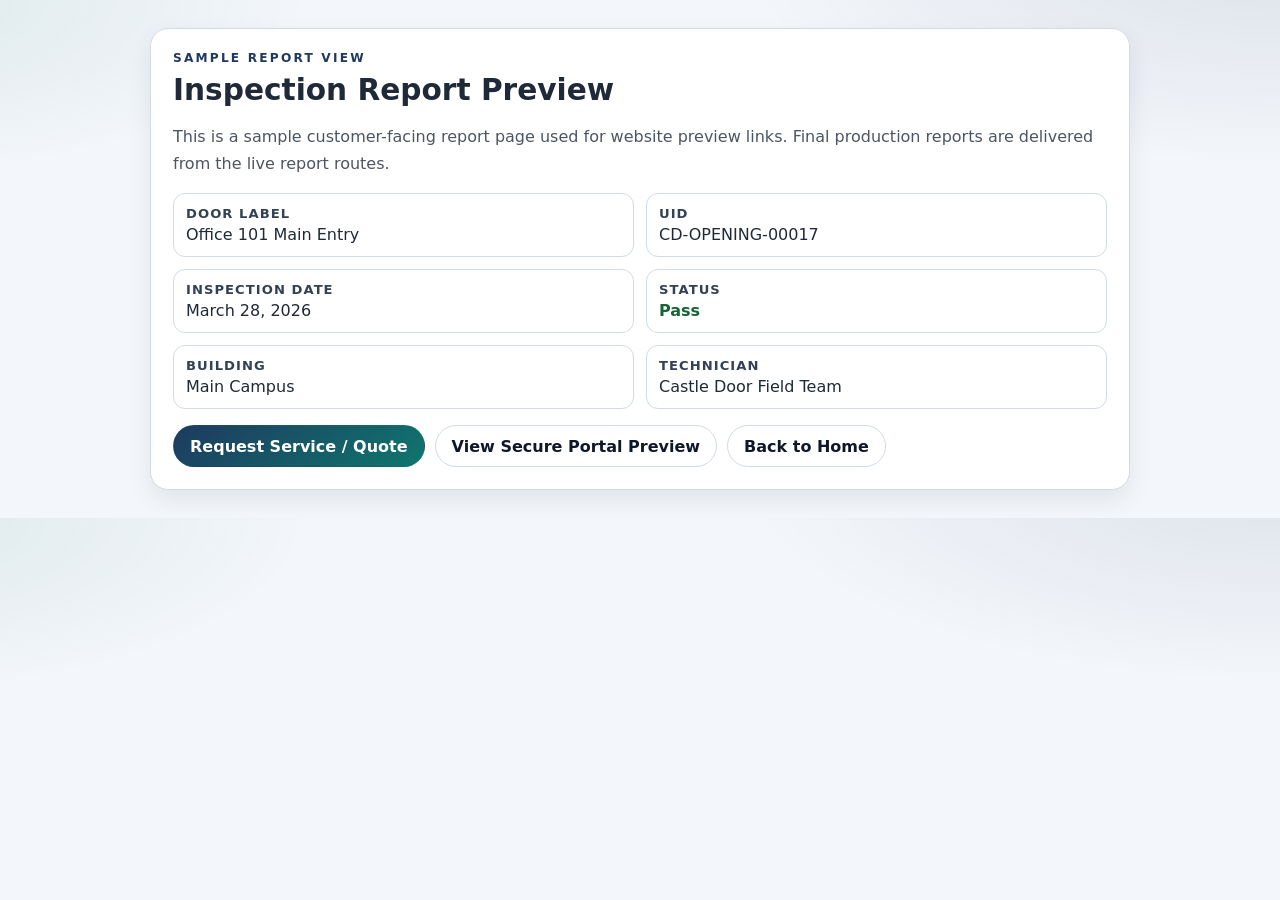
<file: sample-report.html>
<!doctype html>
<html lang="en">
<head>
  <meta charset="utf-8" />
  <meta name="viewport" content="width=device-width, initial-scale=1" />
  <title>Sample Inspection Report | Castle Door &amp; Hardware</title>
  <style>
    :root {
      --bg: #f3f6fa;
      --surface: #ffffff;
      --text: #1f2937;
      --muted: #4b5563;
      --line: #d1dbe8;
      --brand: #1e3a5f;
      --accent: #0f766e;
      --ok: #166534;
    }
    * { box-sizing: border-box; }
    body {
      margin: 0;
      font-family: Inter, "Segoe UI", system-ui, -apple-system, sans-serif;
      color: var(--text);
      background:
        radial-gradient(900px 360px at 100% -10%, rgba(30, 58, 95, 0.11), transparent 60%),
        radial-gradient(700px 280px at -10% 0%, rgba(15, 118, 110, 0.1), transparent 62%),
        var(--bg);
    }
    .wrap { width: min(980px, calc(100% - 28px)); margin: 28px auto; }
    .card {
      background: var(--surface);
      border: 1px solid var(--line);
      border-radius: 18px;
      padding: 22px;
      box-shadow: 0 10px 24px rgba(15, 23, 42, 0.08);
    }
    .kicker { font-size: .76rem; letter-spacing: .18em; text-transform: uppercase; color: var(--brand); font-weight: 700; }
    h1 { margin: 8px 0 0; font-size: 1.85rem; }
    p { color: var(--muted); line-height: 1.7; }
    .grid { display: grid; grid-template-columns: repeat(2, minmax(0, 1fr)); gap: 12px; margin-top: 14px; }
    .tile { border: 1px solid var(--line); border-radius: 12px; padding: 12px; background: #fff; }
    .tile b { display: block; font-size: .82rem; color: #334155; text-transform: uppercase; letter-spacing: .08em; margin-bottom: 4px; }
    .status { color: var(--ok); font-weight: 700; }
    .actions { margin-top: 16px; display: flex; flex-wrap: wrap; gap: 10px; }
    .btn {
      display: inline-flex;
      align-items: center;
      justify-content: center;
      min-height: 42px;
      padding: 0 16px;
      border-radius: 999px;
      border: 1px solid var(--line);
      background: #fff;
      color: #0f172a;
      text-decoration: none;
      font-weight: 650;
    }
    .btn.primary {
      border-color: transparent;
      color: #fff;
      background: linear-gradient(145deg, var(--brand), var(--accent));
    }
    @media (max-width: 740px) { .grid { grid-template-columns: 1fr; } }
  </style>
</head>
<body>
  <main class="wrap">
    <section class="card">
      <div class="kicker">Sample report view</div>
      <h1>Inspection Report Preview</h1>
      <p>
        This is a sample customer-facing report page used for website preview links.
        Final production reports are delivered from the live report routes.
      </p>

      <div class="grid" aria-label="Sample report details">
        <div class="tile"><b>Door Label</b> Office 101 Main Entry</div>
        <div class="tile"><b>UID</b> CD-OPENING-00017</div>
        <div class="tile"><b>Inspection Date</b> March 28, 2026</div>
        <div class="tile"><b>Status</b> <span class="status">Pass</span></div>
        <div class="tile"><b>Building</b> Main Campus</div>
        <div class="tile"><b>Technician</b> Castle Door Field Team</div>
      </div>

      <div class="actions">
        <a class="btn primary" href="/index.html#quote">Request Service / Quote</a>
        <a class="btn" href="/portal/login">View Secure Portal Preview</a>
        <a class="btn" href="/index.html">Back to Home</a>
      </div>
    </section>
  </main>
</body>
</html>
</file>
<file: assets/site.css>
:root {
      --bg: #151311;
      --surface: #24201c;
      --surface-soft: #312a24;
      --surface-dark: #0f0d0b;
      --text: #ece4da;
      --muted: #c5b6a4;
      --line: #4a3f35;
      --brand: #3a2d22;
      --brand-strong: #241b15;
      --brand-soft: #2b241e;
      --accent: #8a643e;
      --heat: #d07a2d;
      --ok: #166534;
      --warn: #92400e;
      --radius-xl: 28px;
      --radius-lg: 20px;
      --radius-md: 14px;
      --max: 1180px;
      --shadow-md: 0 14px 34px rgba(0, 0, 0, 0.35);
      --shadow-sm: 0 8px 20px rgba(0, 0, 0, 0.26);
    }

    * { box-sizing: border-box; }
    html { scroll-behavior: smooth; }
    body {
      margin: 0;
      font-family: Inter, "Segoe UI", system-ui, -apple-system, sans-serif;
      color: var(--text);
      background:
        radial-gradient(900px 360px at 100% -10%, rgba(208, 122, 45, 0.12), transparent 60%),
        radial-gradient(720px 320px at -10% 0%, rgba(117, 82, 47, 0.12), transparent 62%),
        var(--bg);
      line-height: 1.55;
    }

    h1, h2, h3, p { margin: 0; }
    a { color: inherit; text-decoration: none; }

    .container {
      width: min(calc(100% - 32px), var(--max));
      margin: 0 auto;
    }

    .site-header {
      position: sticky;
      top: 0;
      z-index: 80;
      backdrop-filter: blur(14px);
      background: rgba(22, 18, 15, 0.9);
      border-bottom: 1px solid rgba(90, 74, 61, 0.9);
    }

    .site-header__inner {
      min-height: 72px;
      display: flex;
      align-items: center;
      justify-content: space-between;
      gap: 16px;
    }

    .brand {
      display: flex;
      align-items: center;
      gap: 12px;
      min-width: 0;
    }

    .brand__mark {
      width: 44px;
      height: 44px;
      border-radius: 14px;
      display: grid;
      place-items: center;
      font-weight: 800;
      letter-spacing: 0.08em;
      color: #fff;
      background: linear-gradient(145deg, var(--brand), var(--accent));
      box-shadow: 0 10px 20px rgba(0, 0, 0, 0.35);
      flex-shrink: 0;
    }

    .brand__name {
      font-size: .95rem;
      font-weight: 800;
      text-transform: uppercase;
      letter-spacing: .14em;
      white-space: nowrap;
      overflow: hidden;
      text-overflow: ellipsis;
    }

    .brand__sub {
      margin-top: 2px;
      color: var(--muted);
      font-size: .8rem;
      white-space: nowrap;
      overflow: hidden;
      text-overflow: ellipsis;
    }

    .nav {
      display: flex;
      align-items: center;
      gap: 18px;
      font-size: .92rem;
      color: #d2c1ad;
    }

    .nav a {
      padding: 10px 8px;
      border-radius: 10px;
      transition: background .2s ease, color .2s ease;
    }

    .nav a:hover {
      background: rgba(255, 255, 255, 0.08);
      color: #f6ede3;
    }

    .actions { display: flex; gap: 10px; }

    .actions .btn[aria-current="page"] {
      border-color: #6b5a4a;
      background: #3b2d22;
      color: #f2c79d;
    }

    .btn {
      min-height: 44px;
      display: inline-flex;
      align-items: center;
      justify-content: center;
      gap: 8px;
      padding: 0 17px;
      border-radius: 999px;
      border: 1px solid var(--line);
      background: #2a241f;
      color: #f6ede3;
      font-weight: 650;
      font-size: .93rem;
      cursor: pointer;
      white-space: nowrap;
      transition: transform .18s ease, box-shadow .18s ease, background .18s ease;
    }

    .actions .btn {
      flex: 0 0 auto;
    }

    .btn:hover {
      transform: translateY(-1px);
      box-shadow: var(--shadow-sm);
      background: #362f28;
    }

    .btn--primary {
      border-color: #6b5a4a;
      color: #f8efe4;
      background: linear-gradient(145deg, #5a3a22 0%, #8a4f1e 52%, #6a3410 100%);
      box-shadow: 0 8px 20px rgba(0, 0, 0, 0.32);
    }

    .btn--primary:hover {
      background: linear-gradient(145deg, #6a4527 0%, #9a5c22 50%, #7a3d12 100%);
    }

    .btn--primary:disabled {
      background: linear-gradient(145deg, #47372b 0%, #5a4330 100%);
      color: #d6c3ae;
    }

    .btn--bolt {
      border-color: transparent;
      color: #fff;
      background: linear-gradient(145deg, #0f766e, #0b5f59);
      box-shadow: 0 8px 20px rgba(15, 118, 110, 0.28);
    }

    .btn--bolt:hover {
      background: linear-gradient(145deg, #0b5f59, #094f4a);
    }

    .hero {
      padding: 30px 0 26px;
    }

    .hero__grid {
      display: grid;
      grid-template-columns: 1fr;
      gap: 26px;
      align-items: stretch;
    }

    .hero__left {
      padding: 2px 0;
    }

    .eyebrow {
      display: inline-flex;
      align-items: center;
      gap: 8px;
      padding: 9px 14px;
      border-radius: 999px;
      border: 1px solid #5a4a3e;
      background: var(--brand-soft);
      color: #f0e1d1;
      font-size: .84rem;
      font-weight: 650;
      margin-bottom: 14px;
    }

    .hero h1 {
      font-size: clamp(2.1rem, 4.4vw, 3.55rem);
      line-height: 1.03;
      letter-spacing: -0.03em;
      max-width: 17ch;
    }

    .hero__lead {
      margin-top: 14px;
      max-width: 62ch;
      font-size: 1.03rem;
      color: var(--muted);
      line-height: 1.85;
    }

    .hero__cta {
      display: flex;
      flex-wrap: wrap;
      gap: 12px;
      margin-top: 20px;
    }

    .hero__points {
      margin-top: 22px;
      display: grid;
      grid-template-columns: repeat(2, minmax(0, 1fr));
      gap: 12px;
    }

    .point {
      border: 1px solid var(--line);
      background: #2a241f;
      border-radius: 14px;
      padding: 12px 14px;
      font-size: .92rem;
      color: #ddcfbf;
      box-shadow: var(--shadow-sm);
    }

    .hero-card {
      border: 1px solid #5a4a3d;
      border-radius: var(--radius-xl);
      background: linear-gradient(180deg, #2b251f, #221d19);
      box-shadow: var(--shadow-md);
      padding: 20px;
      display: grid;
      gap: 12px;
    }

    .hero-card__head {
      display: flex;
      justify-content: space-between;
      align-items: flex-start;
      gap: 12px;
      padding-bottom: 12px;
      border-bottom: 1px solid #5a4a3d;
    }

    .hero-card__label {
      font-size: .74rem;
      letter-spacing: .2em;
      text-transform: uppercase;
      color: #ceb9a4;
    }

    .hero-card__title {
      margin-top: 4px;
      font-size: 1.15rem;
      font-weight: 700;
    }

    .hero-card__badge {
      border-radius: 999px;
      padding: 7px 10px;
      border: 1px solid #6e553f;
      background: #31271f;
      color: #f0c494;
      font-size: .78rem;
      font-weight: 700;
      white-space: nowrap;
    }

    .hero-grid {
      display: grid;
      grid-template-columns: repeat(2, minmax(0, 1fr));
      gap: 10px;
    }

    .hero-tile {
      border: 1px solid #5a4a3d;
      border-radius: 14px;
      padding: 12px;
      background: rgba(44, 37, 31, 0.9);
    }

    .hero-tile__k {
      font-size: .72rem;
      letter-spacing: .12em;
      text-transform: uppercase;
      color: #64748b;
    }

    .hero-tile__v {
      margin-top: 6px;
      font-size: .95rem;
      font-weight: 700;
      color: #f2e3d3;
    }

    .hero-note {
      border: 1px dashed #6b5846;
      border-radius: 14px;
      padding: 12px;
      color: #dbc9b7;
      font-size: .92rem;
      background: rgba(41, 34, 28, 0.9);
      line-height: 1.7;
    }

    .local-proof {
      margin-top: 18px;
      border: 1px solid #4f4338;
      border-radius: var(--radius-xl);
      background: linear-gradient(180deg, #221d19, #1a1613);
      box-shadow: var(--shadow-md);
      padding: 22px;
      display: grid;
      grid-template-columns: 1fr;
      gap: 16px;
      align-items: start;
    }

    .hero-focus-photo {
      margin-bottom: 18px;
      border-radius: var(--radius-xl);
      overflow: hidden;
      border: 1px solid #5b4a3b;
      box-shadow: 0 16px 42px rgba(11, 18, 32, 0.28);
      background: #0f0d0b;
      position: relative;
    }

    .hero-focus-photo::before {
      content: "";
      position: absolute;
      inset: 0;
      background:
        linear-gradient(95deg, rgba(9, 7, 6, 0.64), rgba(9, 7, 6, 0.2) 50%, rgba(9, 7, 6, 0.62));
      pointer-events: none;
      z-index: 1;
    }

    .hero-focus-photo img {
      width: 100%;
      height: clamp(280px, 49vw, 600px);
      object-fit: cover;
      object-position: center 35%;
      display: block;
    }

    .hero-focus-photo__caption {
      position: absolute;
      left: 14px;
      right: 14px;
      bottom: 14px;
      padding: 10px 12px;
      border-radius: 12px;
      background: rgba(9, 7, 6, 0.78);
      color: #fff;
      font-size: .9rem;
      line-height: 1.45;
      border: 1px solid rgba(255, 255, 255, 0.24);
      backdrop-filter: blur(3px);
      z-index: 2;
    }

    .local-proof__story {
      border: 1px solid #5a4a3d;
      border-radius: 16px;
      background: #2a231d;
      padding: 16px;
    }

    .local-proof__story h3 {
      margin: 6px 0 8px;
      font-size: 1.22rem;
      line-height: 1.3;
    }

    .local-proof__story p {
      color: #d5c7b7;
      line-height: 1.75;
      font-size: .95rem;
    }

    .proof-points {
      margin-top: 10px;
      display: grid;
      gap: 8px;
      color: #dbcbb9;
      font-size: .92rem;
    }

    .proof-points div::before {
      content: "•";
      color: #d97706;
      margin-right: 8px;
      font-weight: 700;
    }

    .local-proof__photos {
      display: grid;
      grid-template-columns: repeat(2, minmax(0, 1fr));
      gap: 10px;
    }

    .trust-photo {
      border-radius: 14px;
      overflow: hidden;
      border: 1px solid #5a4a3d;
      background: #27211c;
      box-shadow: var(--shadow-sm);
      display: grid;
      grid-template-rows: 150px auto;
    }

    .trust-photo--secondary {
      grid-template-rows: 360px auto;
    }

    .trust-photo img {
      width: 100%;
      height: 100%;
      object-fit: cover;
      display: block;
    }

    .trust-photo figcaption {
      font-size: .82rem;
      color: #d4c5b4;
      line-height: 1.5;
      padding: 8px 10px;
      background: #2a231d;
    }

    section.block {
      padding: 34px 0;
    }

    .panel {
      border: 1px solid var(--line);
      border-radius: var(--radius-xl);
      background: linear-gradient(180deg, #26211c, #1f1a16);
      box-shadow: var(--shadow-md);
      padding: 30px;
    }

    .section-kicker {
      font-size: .78rem;
      text-transform: uppercase;
      letter-spacing: .2em;
      color: #d8a46f;
      font-weight: 700;
    }

    .section-title {
      margin-top: 10px;
      font-size: clamp(1.85rem, 3vw, 2.65rem);
      line-height: 1.12;
      letter-spacing: -0.03em;
      max-width: 24ch;
    }

    .section-copy {
      margin-top: 12px;
      color: var(--muted);
      line-height: 1.8;
      max-width: 66ch;
      font-size: .98rem;
    }

    .cards-3 {
      margin-top: 22px;
      display: grid;
      grid-template-columns: repeat(3, minmax(0, 1fr));
      gap: 14px;
    }

    .card {
      border: 1px solid var(--line);
      border-radius: var(--radius-lg);
      background: #2b251f;
      padding: 20px;
      box-shadow: var(--shadow-sm);
    }

    .card h3 {
      font-size: 1.06rem;
      line-height: 1.35;
    }

    .card p {
      margin-top: 10px;
      color: var(--muted);
      line-height: 1.72;
      font-size: .94rem;
    }

    .card .btn {
      margin-top: 14px;
      width: 100%;
    }

    .demo-slider {
      margin-top: 10px;
      border: 1px solid var(--line);
      border-radius: 12px;
      overflow: hidden;
      background: #1f1a16;
    }

    .demo-slider__viewport {
      position: relative;
      aspect-ratio: 16 / 9;
      background: #2b251f;
      min-height: 320px;
    }

    .demo-slider__viewport img {
      width: 100%;
      height: 100%;
      object-fit: contain;
      object-position: center center;
      display: block;
    }

    .split {
      display: grid;
      grid-template-columns: repeat(2, minmax(0, 1fr));
      gap: 16px;
    }

    .list {
      margin-top: 14px;
      display: grid;
      gap: 10px;
    }

    .list-item {
      display: flex;
      align-items: flex-start;
      gap: 10px;
      color: #d8c7b4;
      font-size: .94rem;
      line-height: 1.65;
    }

    .list-item::before {
      content: "";
      width: 10px;
      height: 10px;
      margin-top: 7px;
      border-radius: 999px;
      flex-shrink: 0;
      background: linear-gradient(145deg, var(--brand), var(--accent));
    }

    .pathways-details {
      margin-top: 12px;
      border: 1px solid var(--line);
      border-radius: 12px;
      background: #2b251f;
      padding: 10px 12px;
    }

    .pathways-details summary {
      cursor: pointer;
      font-weight: 700;
      color: #e2b07b;
      list-style: none;
      display: inline-flex;
      align-items: center;
      gap: 8px;
    }

    .pathways-details summary::-webkit-details-marker {
      display: none;
    }

    .pathways-details summary::before {
      content: "▸";
      font-size: .9rem;
      line-height: 1;
      transition: transform .15s ease;
    }

    .pathways-details[open] summary::before {
      transform: rotate(90deg);
    }

    .timeline {
      margin-top: 22px;
      display: grid;
      gap: 12px;
    }

    .quote-grid {
      margin-top: 18px;
      display: grid;
      grid-template-columns: 1.15fr .85fr;
      gap: 16px;
      align-items: start;
    }

    .quote-form {
      border: 1px solid var(--line);
      border-radius: var(--radius-lg);
      background: #2b251f;
      padding: 18px;
      box-shadow: var(--shadow-sm);
    }

    .quote-form__modes {
      display: grid;
      grid-template-columns: repeat(2, minmax(0, 1fr));
      gap: 10px;
      margin-bottom: 14px;
    }

    .mode-pill {
      border: 1px solid var(--line);
      border-radius: 12px;
      padding: 10px;
      background: #2f2923;
      font-size: .9rem;
      color: #e6d8ca;
      cursor: pointer;
      display: flex;
      gap: 8px;
      align-items: center;
    }

    .mode-pill input { margin: 0; }

    .form-grid {
      display: grid;
      grid-template-columns: repeat(2, minmax(0, 1fr));
      gap: 10px;
    }

    .field {
      display: grid;
      gap: 6px;
    }

    .field label {
      font-size: .83rem;
      color: #e0d1c1;
      font-weight: 600;
    }

    .field input,
    .field select,
    .field textarea {
      width: 100%;
      border: 1px solid var(--line);
      border-radius: 10px;
      background: #2b241f;
      padding: 10px 11px;
      font: inherit;
      color: var(--text);
    }

    .field textarea {
      min-height: 110px;
      resize: vertical;
    }

    .check-row {
      display: flex;
      align-items: center;
      gap: 8px;
      min-height: 42px;
      color: #ddcfbf;
      font-size: .92rem;
      font-weight: 600;
    }

    .check-row input { margin: 0; }

    .check-row--tight {
      gap: 0;
      min-height: auto;
      font-weight: 500;
    }

    .vision-wrap {
      margin-top: 10px;
      border: 1px solid var(--line);
      border-radius: 14px;
      background: #2a241f;
      padding: 12px;
    }

    .vision-kicker {
      font-size: .82rem;
      color: #dfc8af;
      font-weight: 600;
      margin-bottom: 8px;
    }

    .vision-image {
      margin-top: 8px;
    }

    .vision-image img {
      width: 100%;
      display: block;
      height: auto;
    }

    .vision-note {
      margin-top: 8px;
      color: #c7b8a8;
      font-size: .83rem;
      line-height: 1.6;
    }

    .hidden { display: none !important; }

    .full { grid-column: 1 / -1; }

    .quote-panel {
      border: 1px solid #5a4a3d;
      border-radius: var(--radius-lg);
      background: linear-gradient(180deg, #2b251f, #221d19);
      padding: 18px;
    }

    .quote-data-list {
      margin-top: 10px;
      display: grid;
      gap: 8px;
      font-size: .92rem;
      color: #e2d2c2;
      list-style: none;
      padding: 0;
    }

    .quote-data-item {
      display: grid;
      grid-template-columns: 1fr auto;
      gap: 10px;
      align-items: center;
      border: 1px solid #5a4a3d;
      border-radius: 10px;
      padding: 8px 10px;
      background: #2d261f;
    }

    .quote-data-item__label {
      color: #e2d2c2;
      line-height: 1.45;
    }

    .quote-data-item__value {
      font-size: .75rem;
      letter-spacing: .08em;
      text-transform: uppercase;
      border-radius: 999px;
      padding: 4px 8px;
      border: 1px solid #6f563f;
      color: #f2c79d;
      background: #3b2d22;
      white-space: nowrap;
    }

    .quote-data-summary {
      margin-top: 10px;
      color: #c7b8a8;
      font-size: .83rem;
      line-height: 1.6;
    }

    .form-message {
      margin-top: 10px;
      font-size: .9rem;
      color: #ddcfbf;
      min-height: 1.2em;
    }

    .form-message.ok { color: #166534; }
    .form-message.err { color: #b91c1c; }

    .chatbot-box {
      margin-bottom: 12px;
      border: 1px solid #5a4a3d;
      border-radius: 14px;
      background: linear-gradient(180deg, #2b251f, #221d19);
      padding: 12px;
      display: grid;
      gap: 8px;
    }

    .chatbot-log {
      border: 1px solid var(--line);
      border-radius: 10px;
      background: #2a241f;
      max-height: 220px;
      overflow: auto;
      padding: 8px;
      display: grid;
      gap: 8px;
    }

    .chatbot-msg {
      border: 1px solid var(--line);
      border-radius: 10px;
      padding: 8px 10px;
      background: #2d261f;
      font-size: .88rem;
      line-height: 1.5;
      white-space: pre-wrap;
    }

    .chatbot-msg.user {
      background: #3a2e22;
      border-color: #6b553f;
    }

    .chatbot-actions {
      display: flex;
      gap: 8px;
      flex-wrap: wrap;
    }

    .chatbot-note {
      color: var(--muted);
      font-size: .82rem;
      line-height: 1.5;
    }

    .quote-entry {
      margin-top: 14px;
      display: grid;
      gap: 10px;
    }

    .quote-options {
      display: grid;
      grid-template-columns: repeat(3, minmax(0, 1fr));
      gap: 10px;
    }

    .quote-option {
      border: 1px solid var(--line);
      border-radius: 12px;
      background: #2c261f;
      padding: 12px;
      text-align: left;
      cursor: pointer;
      color: #ddcfbf;
      font-size: .9rem;
      line-height: 1.5;
    }

    .quote-option.active {
      border-color: #916540;
      background: #3b2d22;
      color: #f2c79d;
    }

    .step {
      border: 1px solid #5a4a3d;
      border-radius: 14px;
      padding: 14px;
      background: #29221d;
      display: grid;
      grid-template-columns: auto 1fr;
      gap: 12px;
      align-items: flex-start;
    }

    .step__n {
      width: 28px;
      height: 28px;
      border-radius: 999px;
      display: grid;
      place-items: center;
      background: #3a3027;
      color: #efbc8a;
      border: 1px solid #6f563f;
      font-size: .82rem;
      font-weight: 700;
      margin-top: 2px;
    }

    .step h3 {
      font-size: .98rem;
      margin: 0;
    }

    .step p {
      margin-top: 6px;
      color: var(--muted);
      font-size: .92rem;
      line-height: 1.65;
    }

    .contact-panel {
      background: linear-gradient(180deg, #2a241f, #1f1a16);
    }

    .contact-grid {
      display: grid;
      grid-template-columns: 1.1fr .9fr;
      gap: 20px;
      align-items: stretch;
    }

    .contact-card {
      border: 1px solid #5a4a3d;
      border-radius: var(--radius-lg);
      background: #29221d;
      padding: 18px;
    }

    .map-card {
      border: 1px solid #5a4a3d;
      border-radius: var(--radius-lg);
      overflow: hidden;
      background: #29221d;
      min-height: 280px;
      box-shadow: var(--shadow-sm);
      margin-top: 14px;
    }

    .map-card iframe {
      width: 100%;
      min-height: 280px;
      border: 0;
      display: block;
    }

    .contact-meta {
      margin-top: 14px;
      display: grid;
      gap: 8px;
      font-size: .93rem;
      color: #d8c7b4;
    }

    .contact-actions {
      display: grid;
      align-content: start;
      gap: 10px;
    }

    .modal {
      position: fixed;
      inset: 0;
      z-index: 120;
      display: none;
      align-items: center;
      justify-content: center;
      padding: 16px;
      background: rgba(8, 6, 5, 0.7);
    }

    .modal[aria-hidden="false"] { display: flex; }

    .modal__card {
      width: min(640px, calc(100vw - 24px));
      max-height: calc(100vh - 24px);
      overflow: auto;
      border: 1px solid #5a4a3d;
      border-radius: var(--radius-lg);
      background: #25201b;
      box-shadow: var(--shadow-md);
      padding: 18px;
    }

    .modal__head {
      display: flex;
      align-items: center;
      justify-content: space-between;
      gap: 10px;
      margin-bottom: 10px;
    }

    .modal__title {
      font-size: 1.08rem;
      font-weight: 700;
      color: #f2e6d8;
    }

    .icon-btn {
      border: 1px solid var(--line);
      border-radius: 999px;
      background: #2b241f;
      width: 36px;
      height: 36px;
      font-size: 1.1rem;
      line-height: 1;
      cursor: pointer;
      color: #f2e6d8;
    }

    .footer {
      padding: 26px 0 40px;
      color: #bda894;
      font-size: .9rem;
      display: flex;
      flex-wrap: wrap;
      align-items: center;
      justify-content: space-between;
      gap: 12px;
    }

    .footer-links {
      display: flex;
      flex-wrap: wrap;
      gap: 12px;
    }

    .footer-links a:hover { color: #f2e6d8; }

    @media (max-width: 1040px) {
      .hero__grid,
      .cards-3,
      .split,
      .contact-grid,
      .quote-grid {
        grid-template-columns: 1fr;
      }

      .local-proof {
        grid-template-columns: 1fr;
      }

      .section-title { max-width: none; }
    }

    @media (max-width: 860px) {
      .nav { display: none; }

      .site-header__inner {
        min-height: auto;
        padding: 10px 0;
        flex-wrap: wrap;
        align-items: center;
      }

      .brand {
        flex: 1 1 100%;
      }

      .actions {
        width: 100%;
        display: flex;
        flex-wrap: wrap;
        overflow: visible;
        gap: 8px;
      }

      .actions .btn {
        min-height: 40px;
        padding: 0 12px;
        font-size: .85rem;
      }

      .hero { padding-top: 24px; }
      .hero__points,
      .hero-grid,
      .local-proof__photos { grid-template-columns: 1fr; }
      .actions .btn:nth-child(2) { display: none; }
      .quote-form__modes,
      .form-grid,
      .quote-options { grid-template-columns: 1fr; }
    }

    @media (max-width: 560px) {
      .container { width: min(calc(100% - 22px), var(--max)); }
      .brand__name { font-size: .82rem; }
      .brand__sub { font-size: .74rem; }
      .btn {
        min-height: 46px;
        padding: 0 14px;
      }
      .panel { padding: 20px; }
      .card,
      .quote-form,
      .quote-panel,
      .contact-card,
      .modal__card { padding: 14px; }
      .section-copy,
      .hero__lead,
      .step p { line-height: 1.68; }
      .hero h1 { max-width: none; }
      .map-card,
      .map-card iframe { min-height: 240px; }
      #demo .cards-3 { grid-template-columns: 1fr !important; }
      #demo .card[style*="grid-column"] { grid-column: auto !important; }
      .demo-slider__viewport {
        aspect-ratio: 10 / 14;
        min-height: 420px;
      }
      .demo-slider__viewport img {
        object-position: center top;
      }
      .hero-focus-photo__caption {
        left: 10px;
        right: 10px;
        bottom: 10px;
        font-size: .84rem;
      }
    }

    @media (max-width: 390px) {
      .container { width: min(calc(100% - 18px), var(--max)); }
      .brand__sub { display: none; }
      .hero { padding-top: 18px; }
      .panel { padding: 16px; }
      .actions .btn {
        flex: 1 1 calc(50% - 8px);
      }
      .hero-card,
      .local-proof { padding: 14px; }
      .quote-option,
      .mode-pill { padding: 10px; }
    }
</file>
